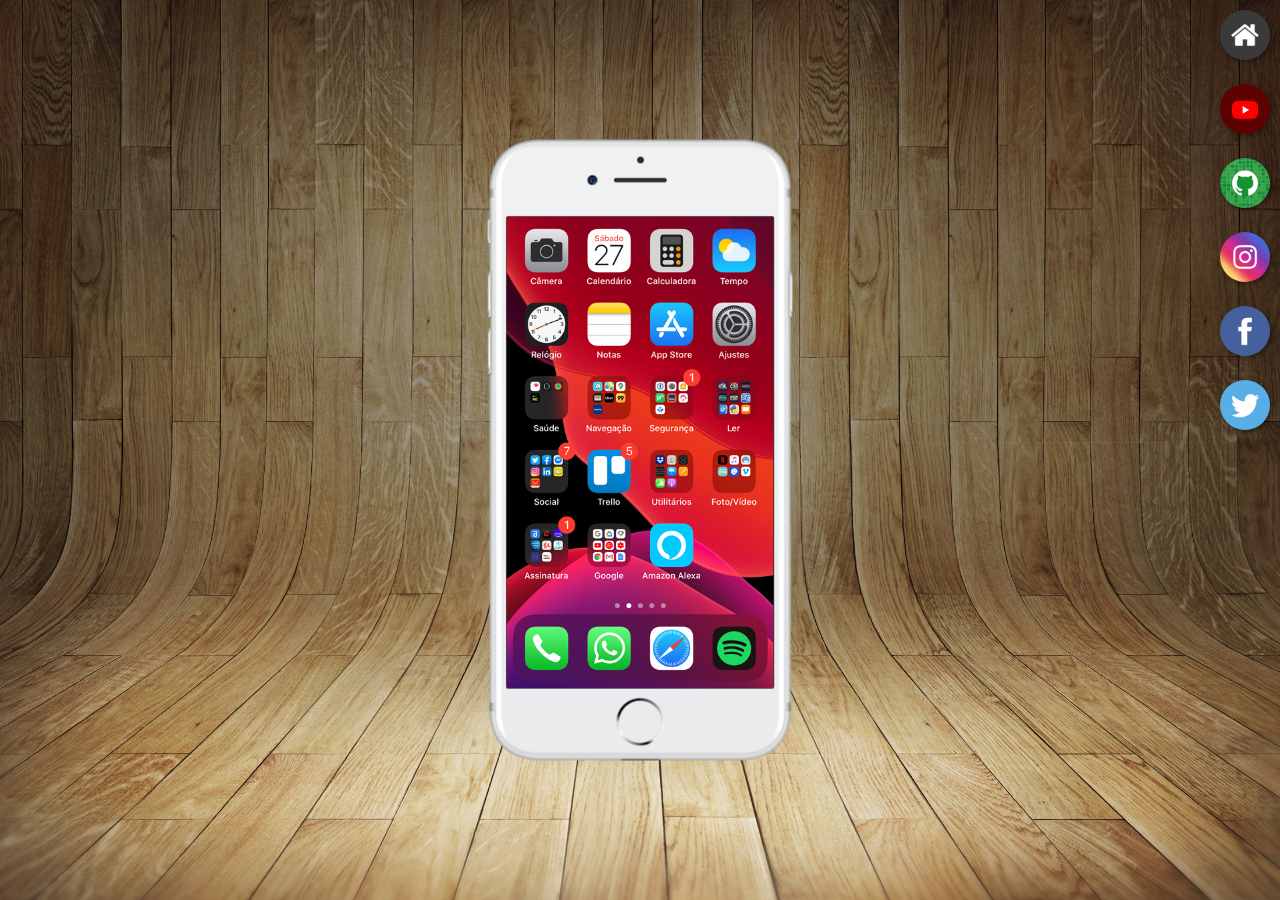
<file: index.html>
<!DOCTYPE html>
<html lang="pt">
<head>
    <meta charset="UTF-8">
    <meta http-equiv="X-UA-Compatible" content="IE=edge">
    <meta name="viewport" content="width=device-width, initial-scale=1.0">
    <link rel="shortcut icon" href="favicon.ico" type="image/x-icon">
    <title>Redes Sociais</title>
    <link rel="stylesheet" href="estilos/style.css">
</head>
<body>
    <main>
        <section id="telefone">
            <iframe name="tela" id="tela" src="home.html" frameborder="0">
                Seu Navegador não é compatível com isso.
            </iframe>
        </section>
        <section id="redes-sociais">
            <a href="home.html" target="tela"><img src="imagens/logo-home.jpg" alt="Home"></a><br>
            <a href="youtube.html" target="tela"><img src="imagens/logo-youtube.jpg" alt="YouTube"> </a><br>
            <a href="github.html" target="tela"><img src="imagens/logo-github.jpg" alt="GitHub"></a><br>
            <a href="instagram.html" target="tela"><img src="imagens/logo-instagram.jpg" alt="Instagram"></a><br>
            <a href="facebook.html" target="tela"><img src="imagens/logo-facebook.jpg" alt="Facebook"></a><br>
            <a href="twitter.html" target="tela"><img src="imagens/logo-twitter.jpg" alt="Twitter"></a>
        </section>
    </main>
</body>
</html>
</file>
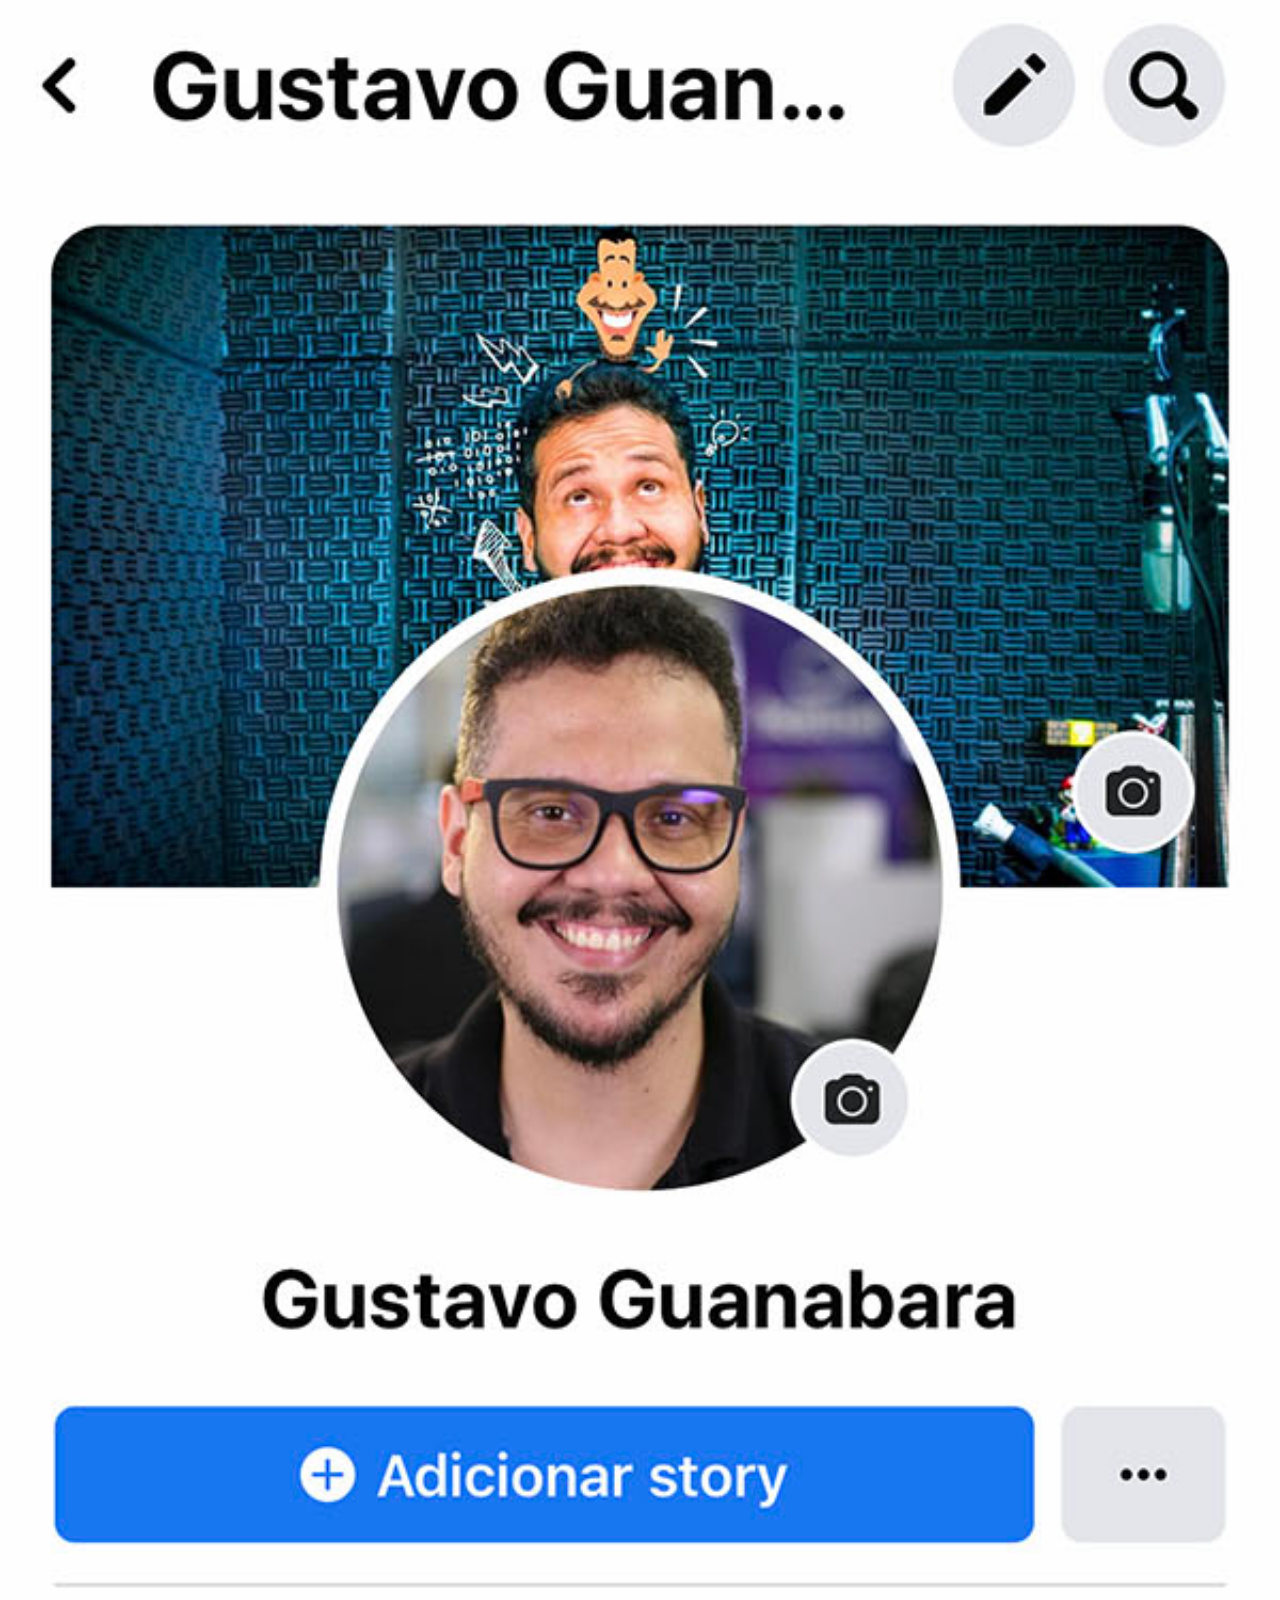
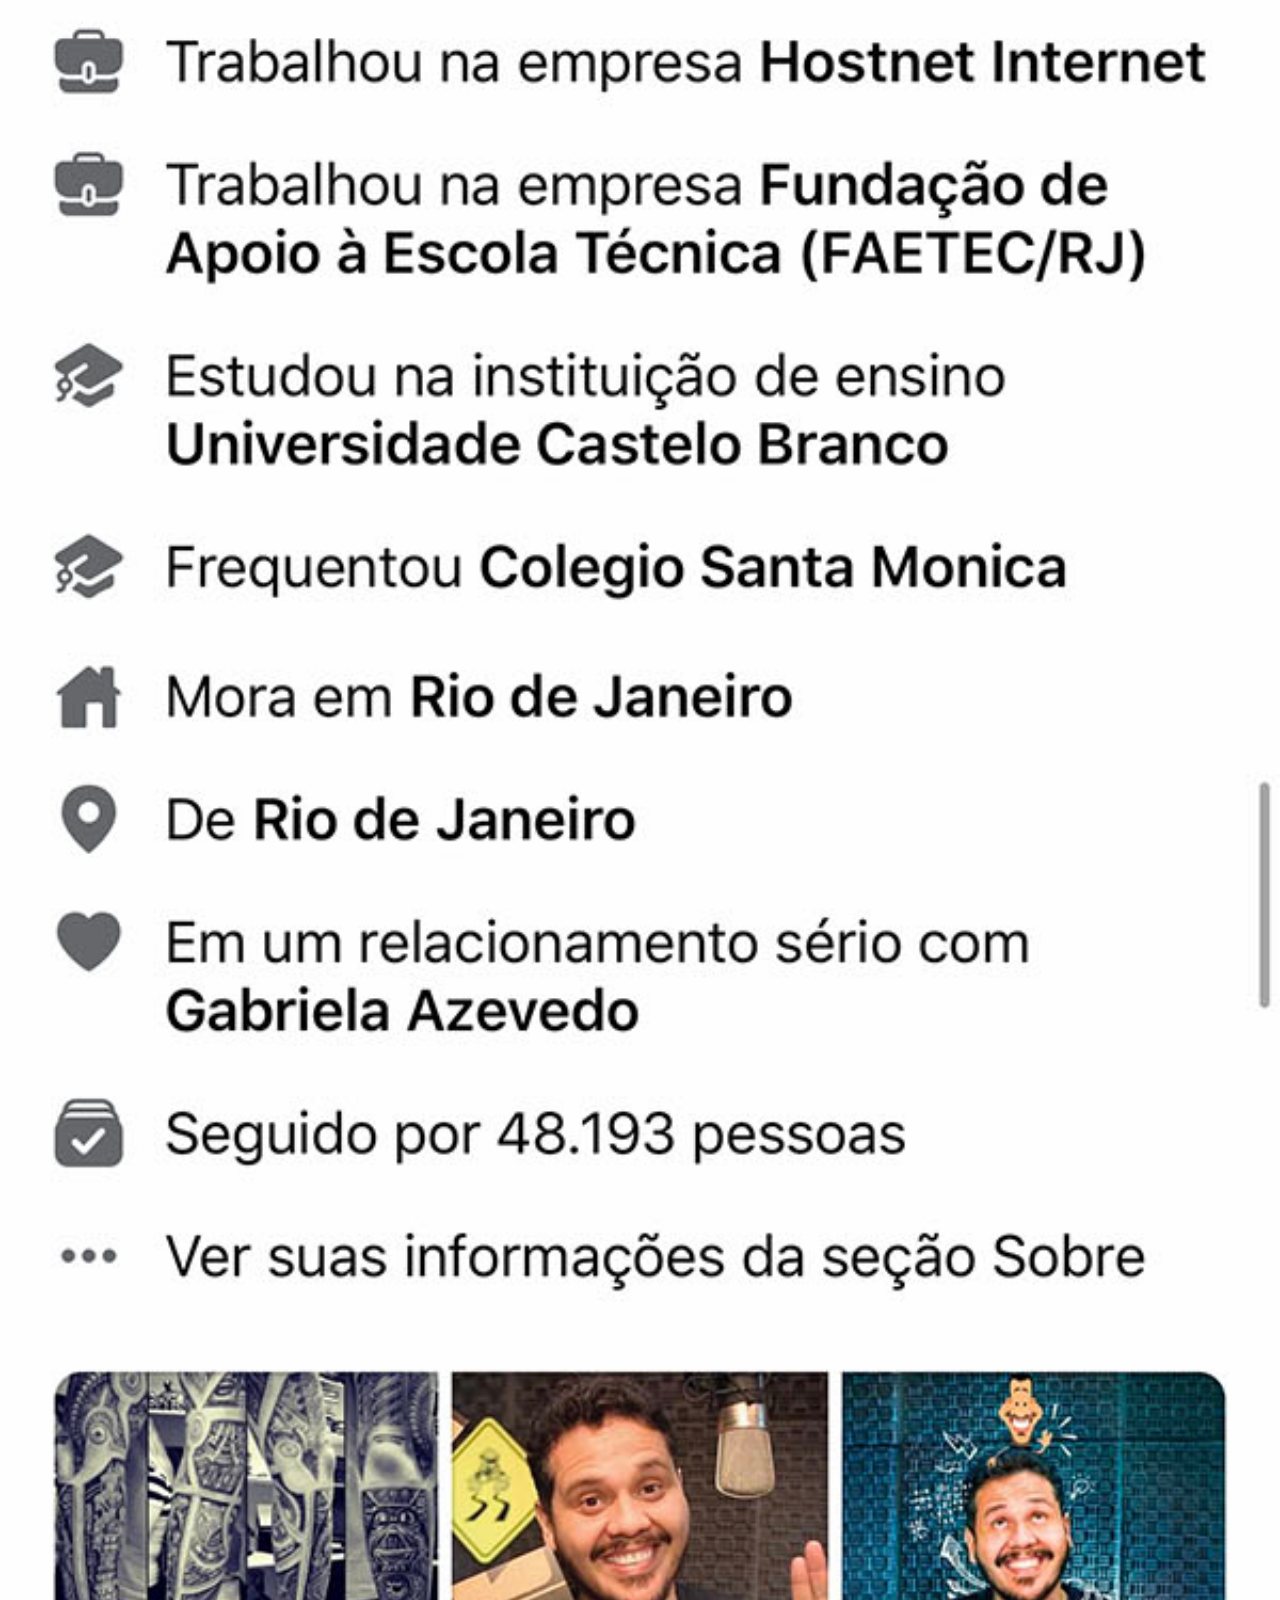
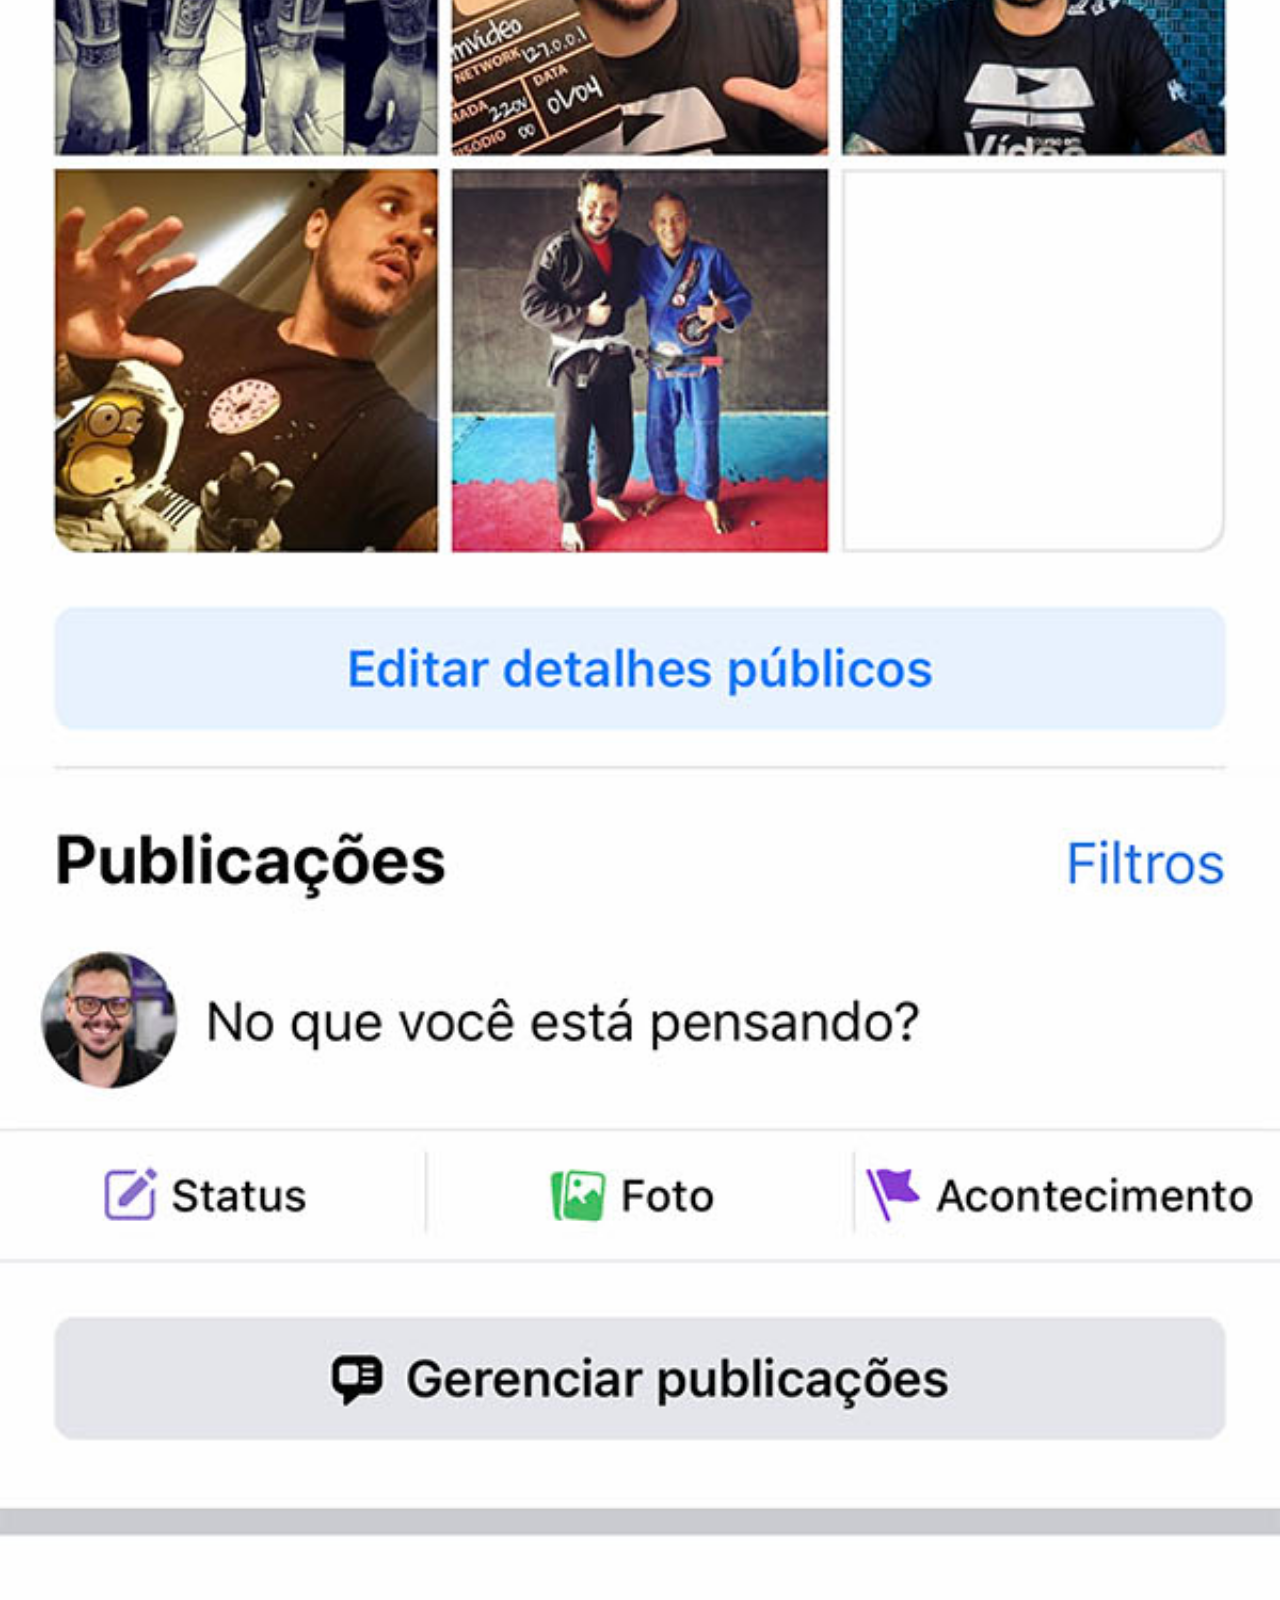
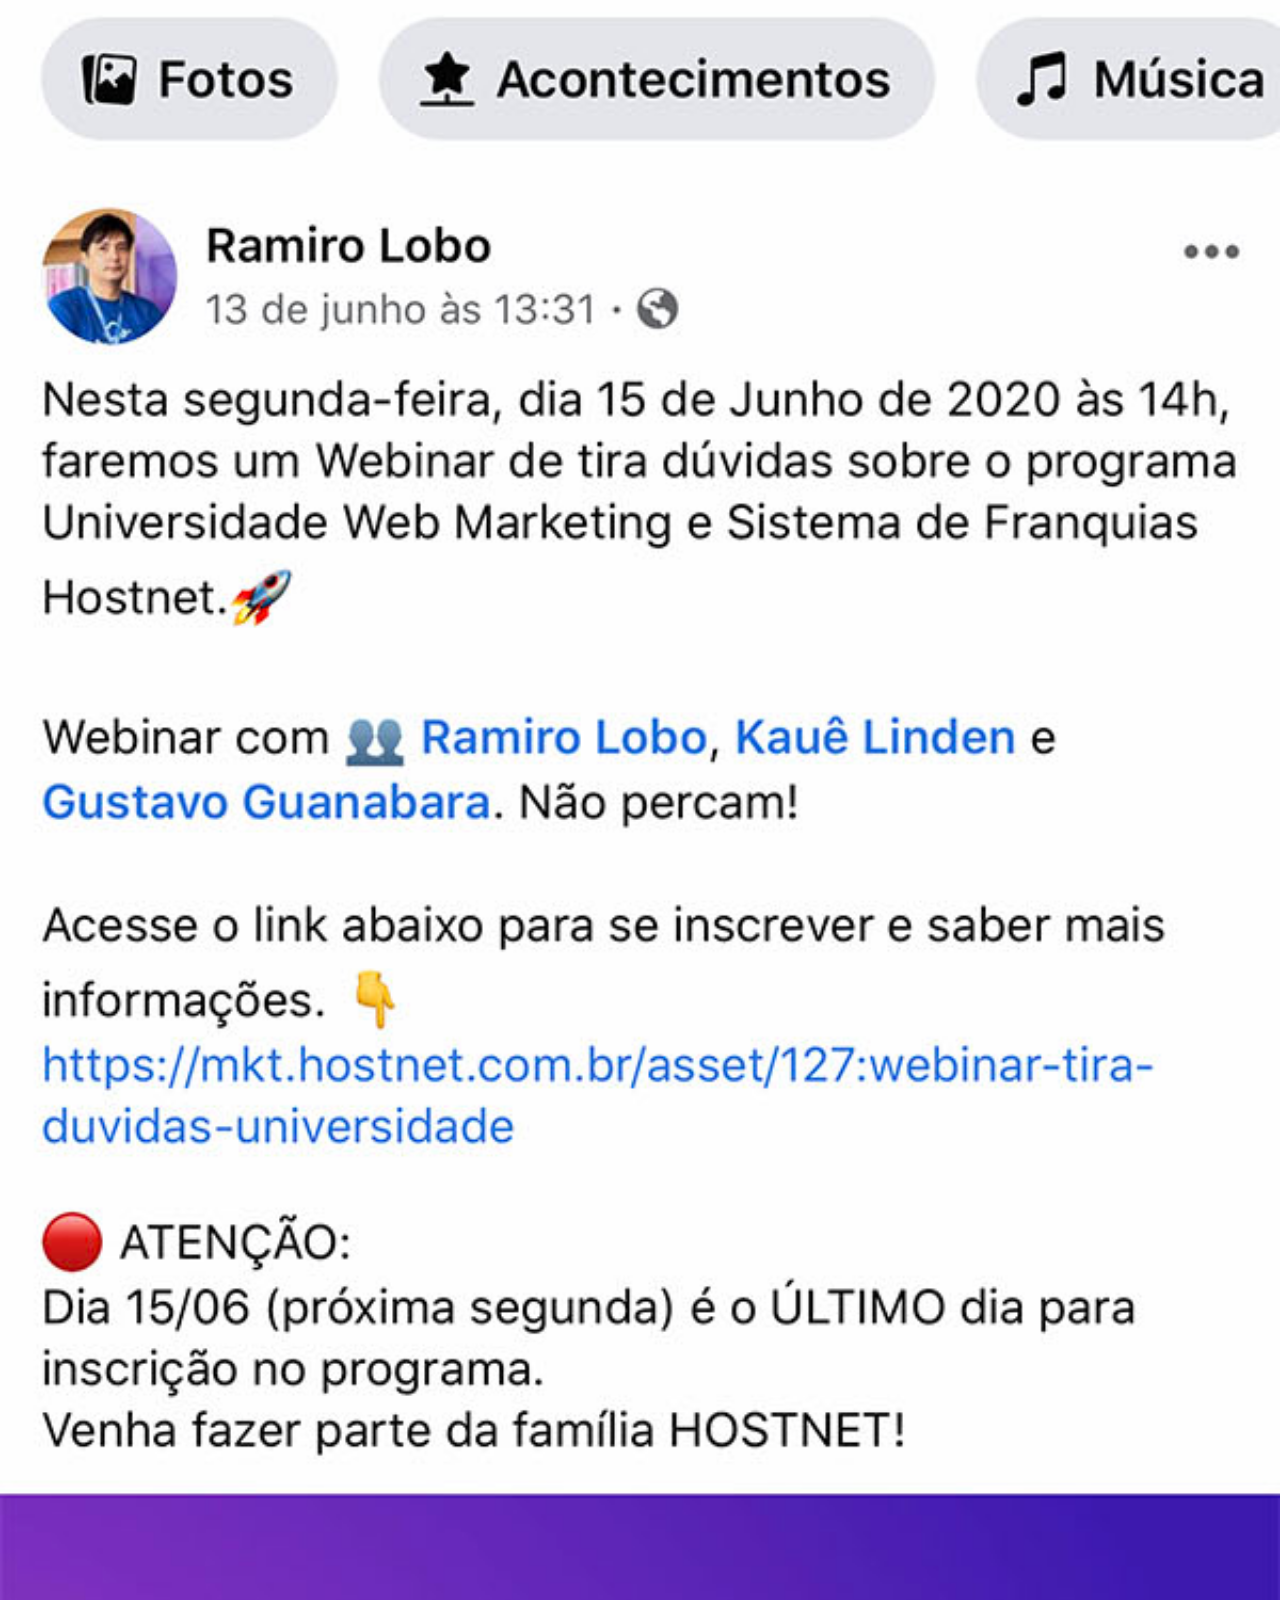
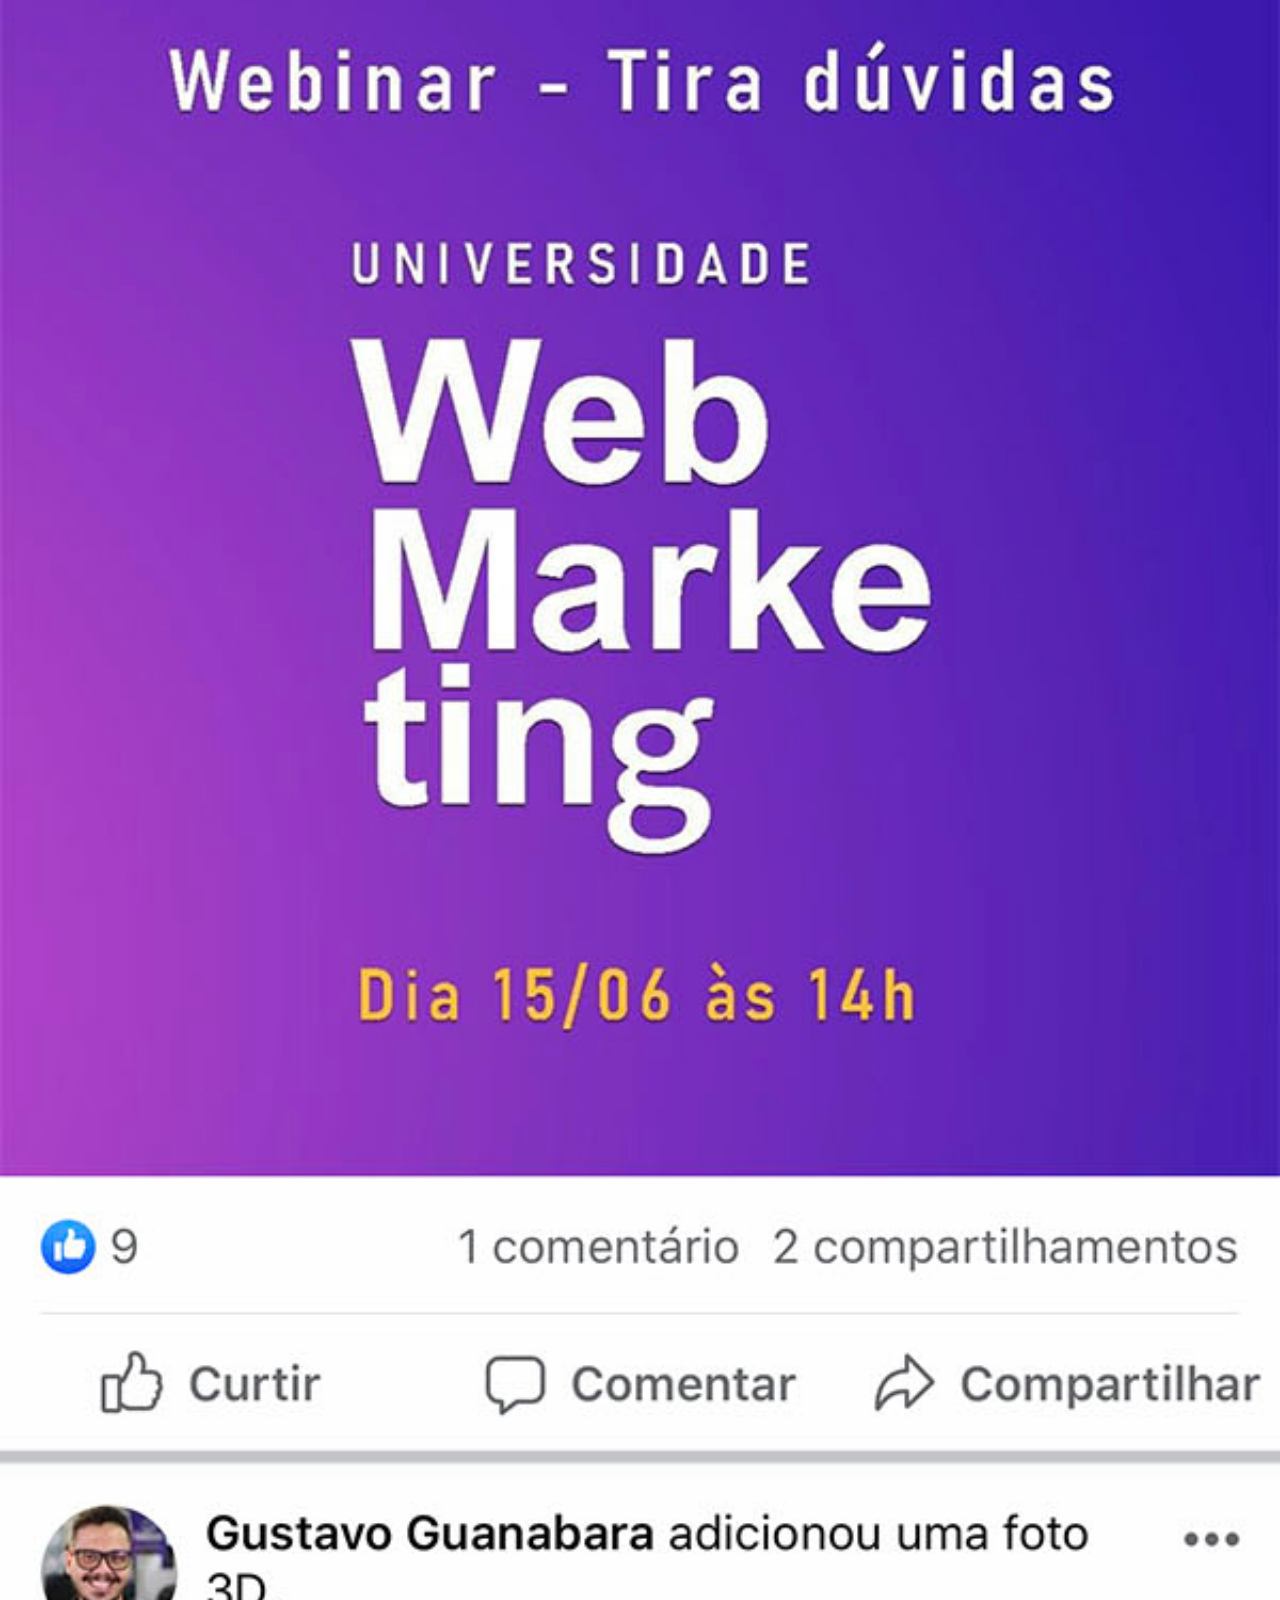
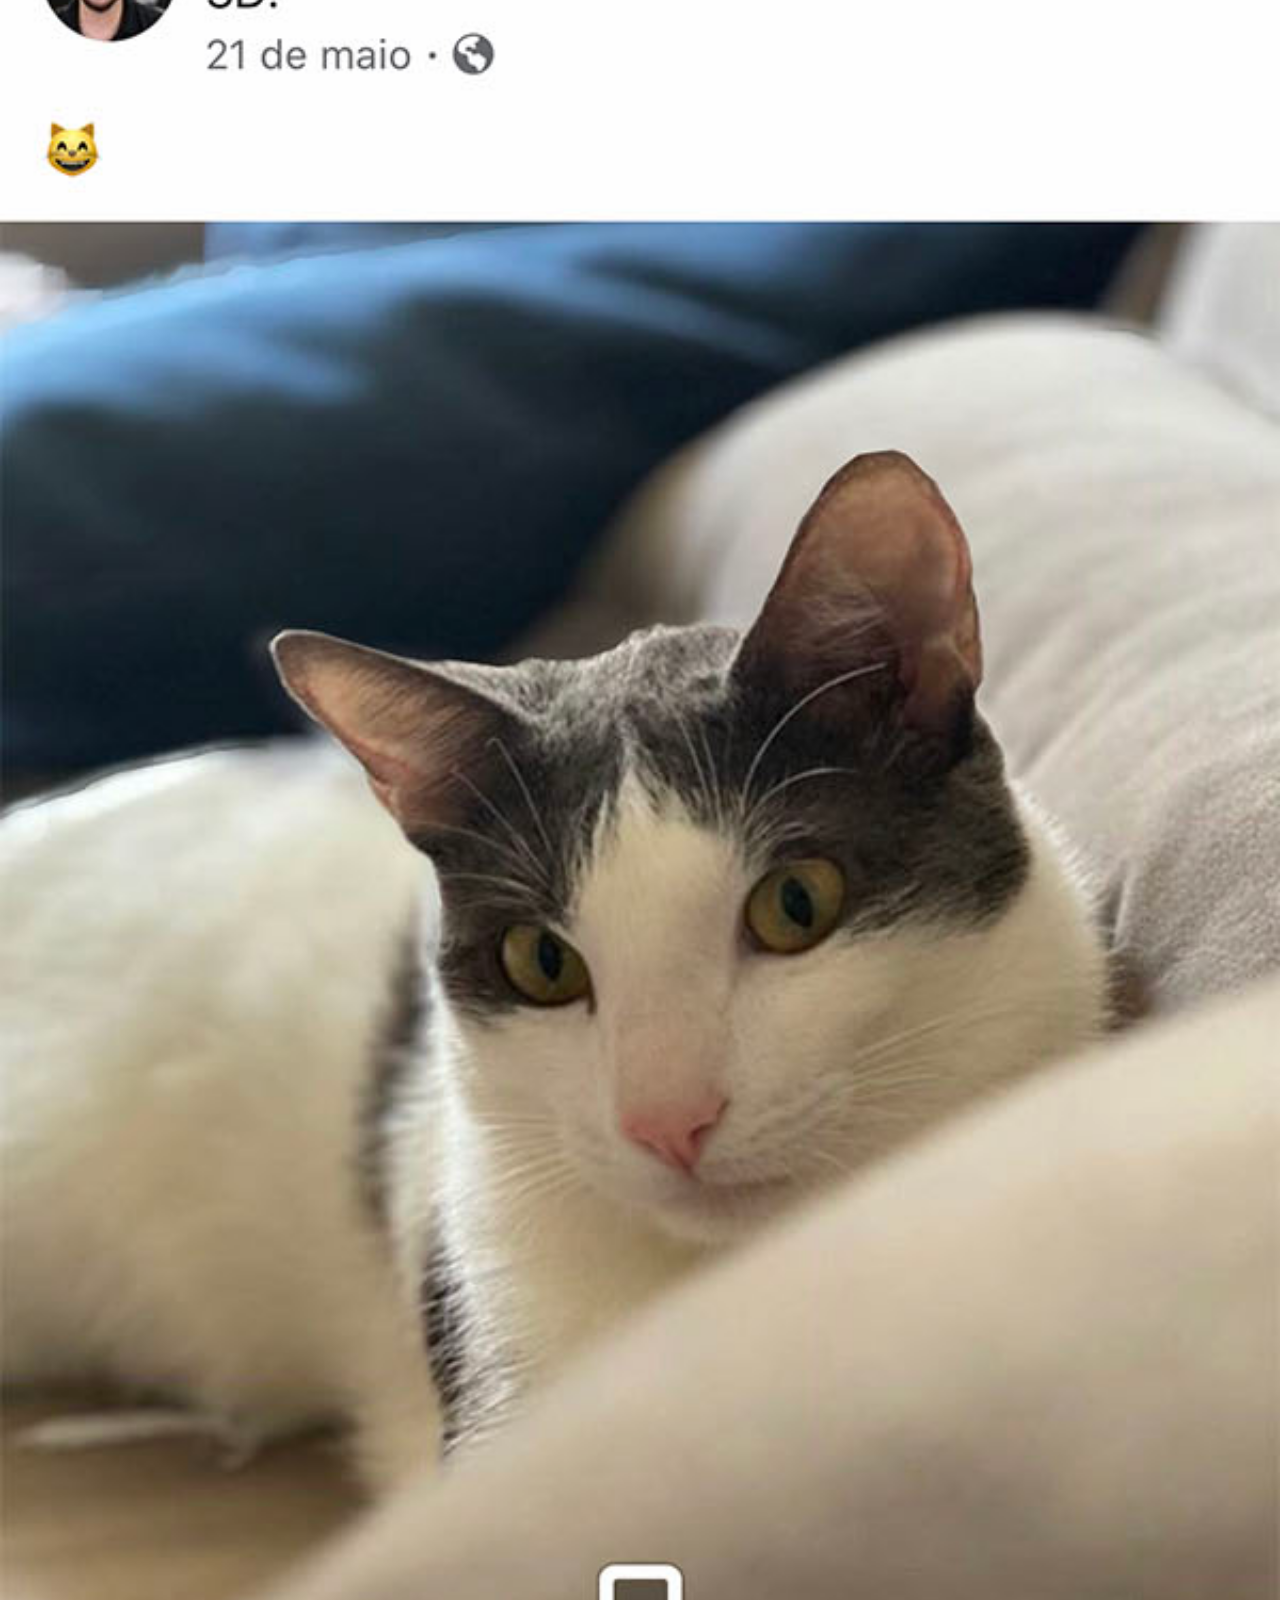
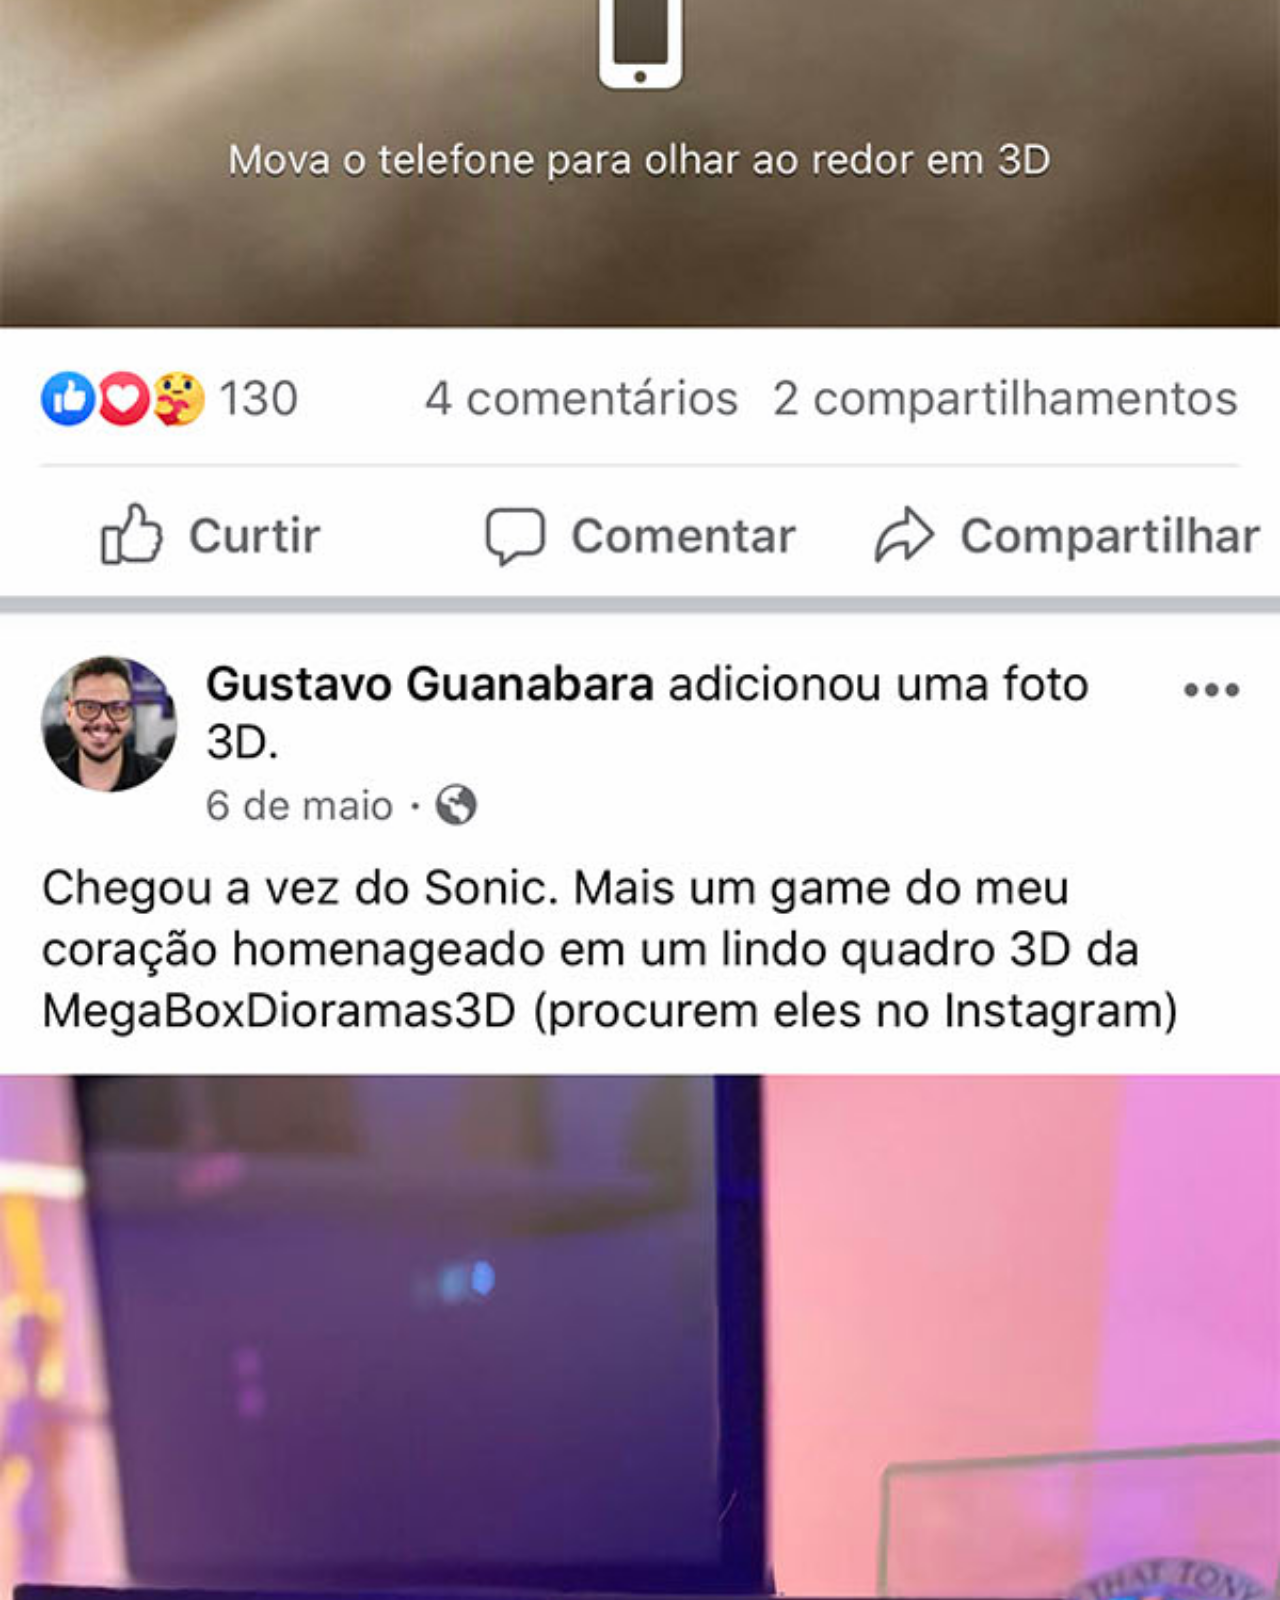
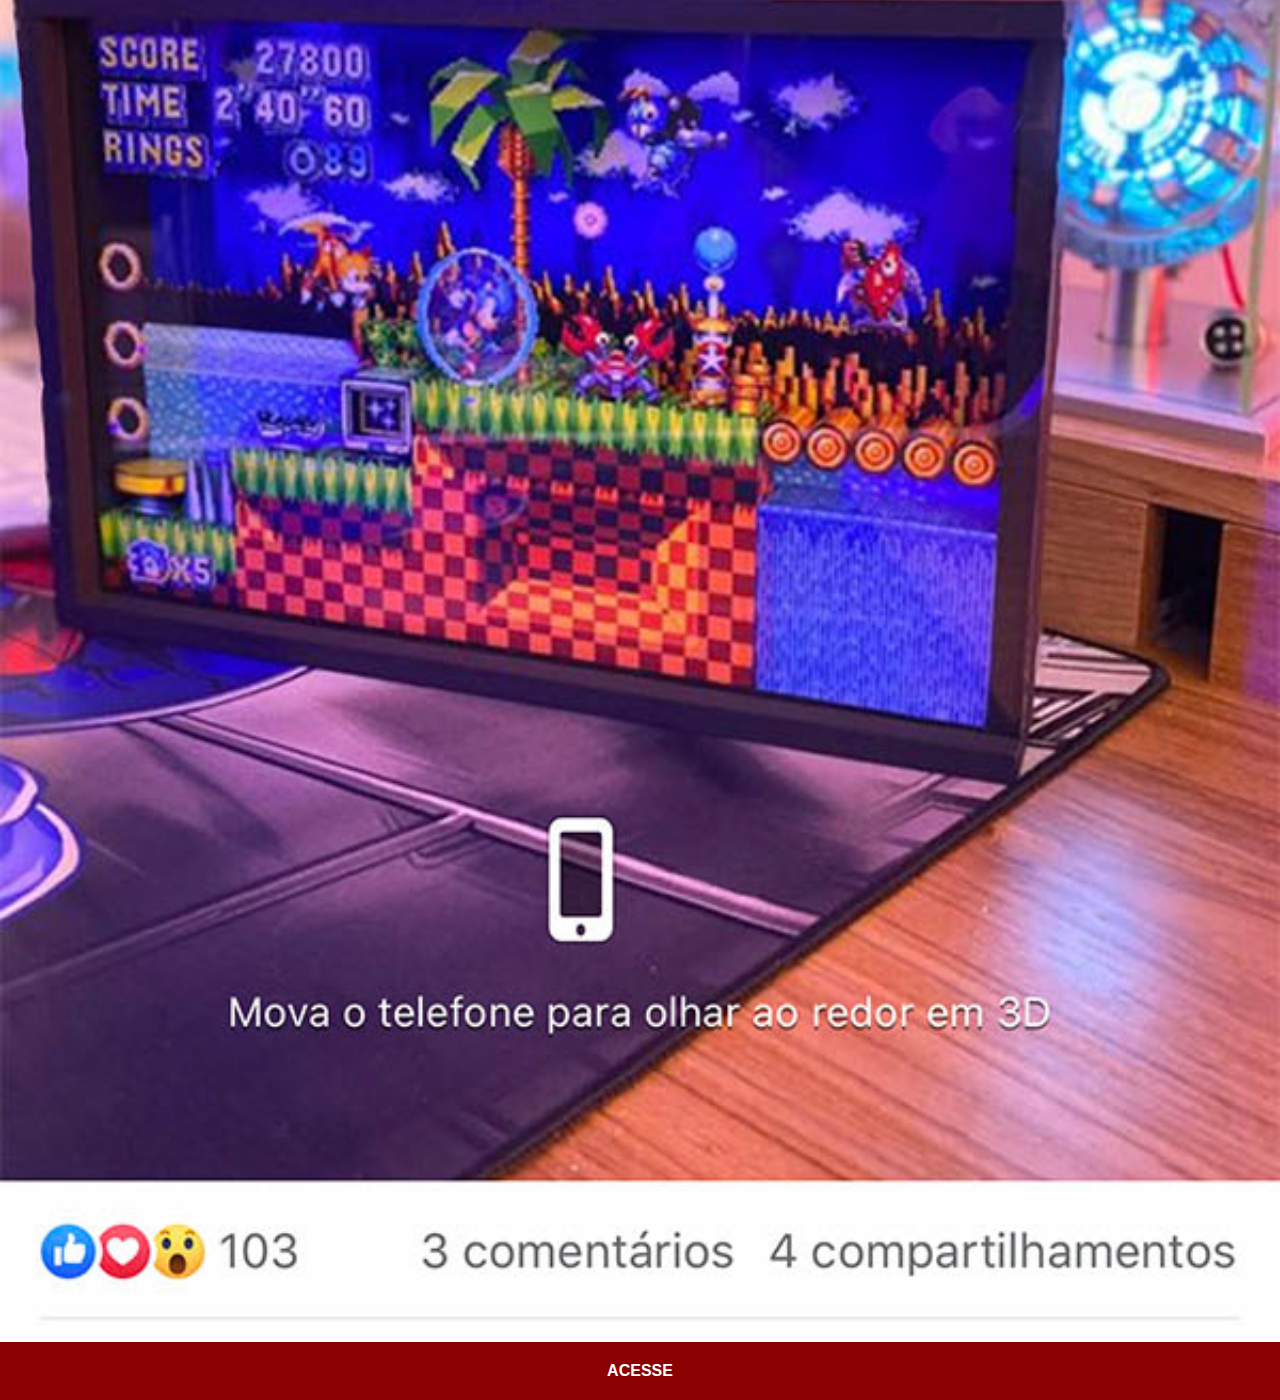
<file: facebook.html>
<!DOCTYPE html>
<html lang="pt">
<head>
    <meta charset="UTF-8">
    <meta http-equiv="X-UA-Compatible" content="IE=edge">
    <meta name="viewport" content="width=device-width, initial-scale=1.0">
    <title>Facebook</title>
    <link rel="stylesheet" href="estilos/social.css">
</head>
<body>
    <img src="imagens/tela-facebook.jpg" alt="Facebook"><a href="https://www.facebook.com/gustavoguanabara" target="_blank">ACESSE</a>
</body>
</html>
</file>
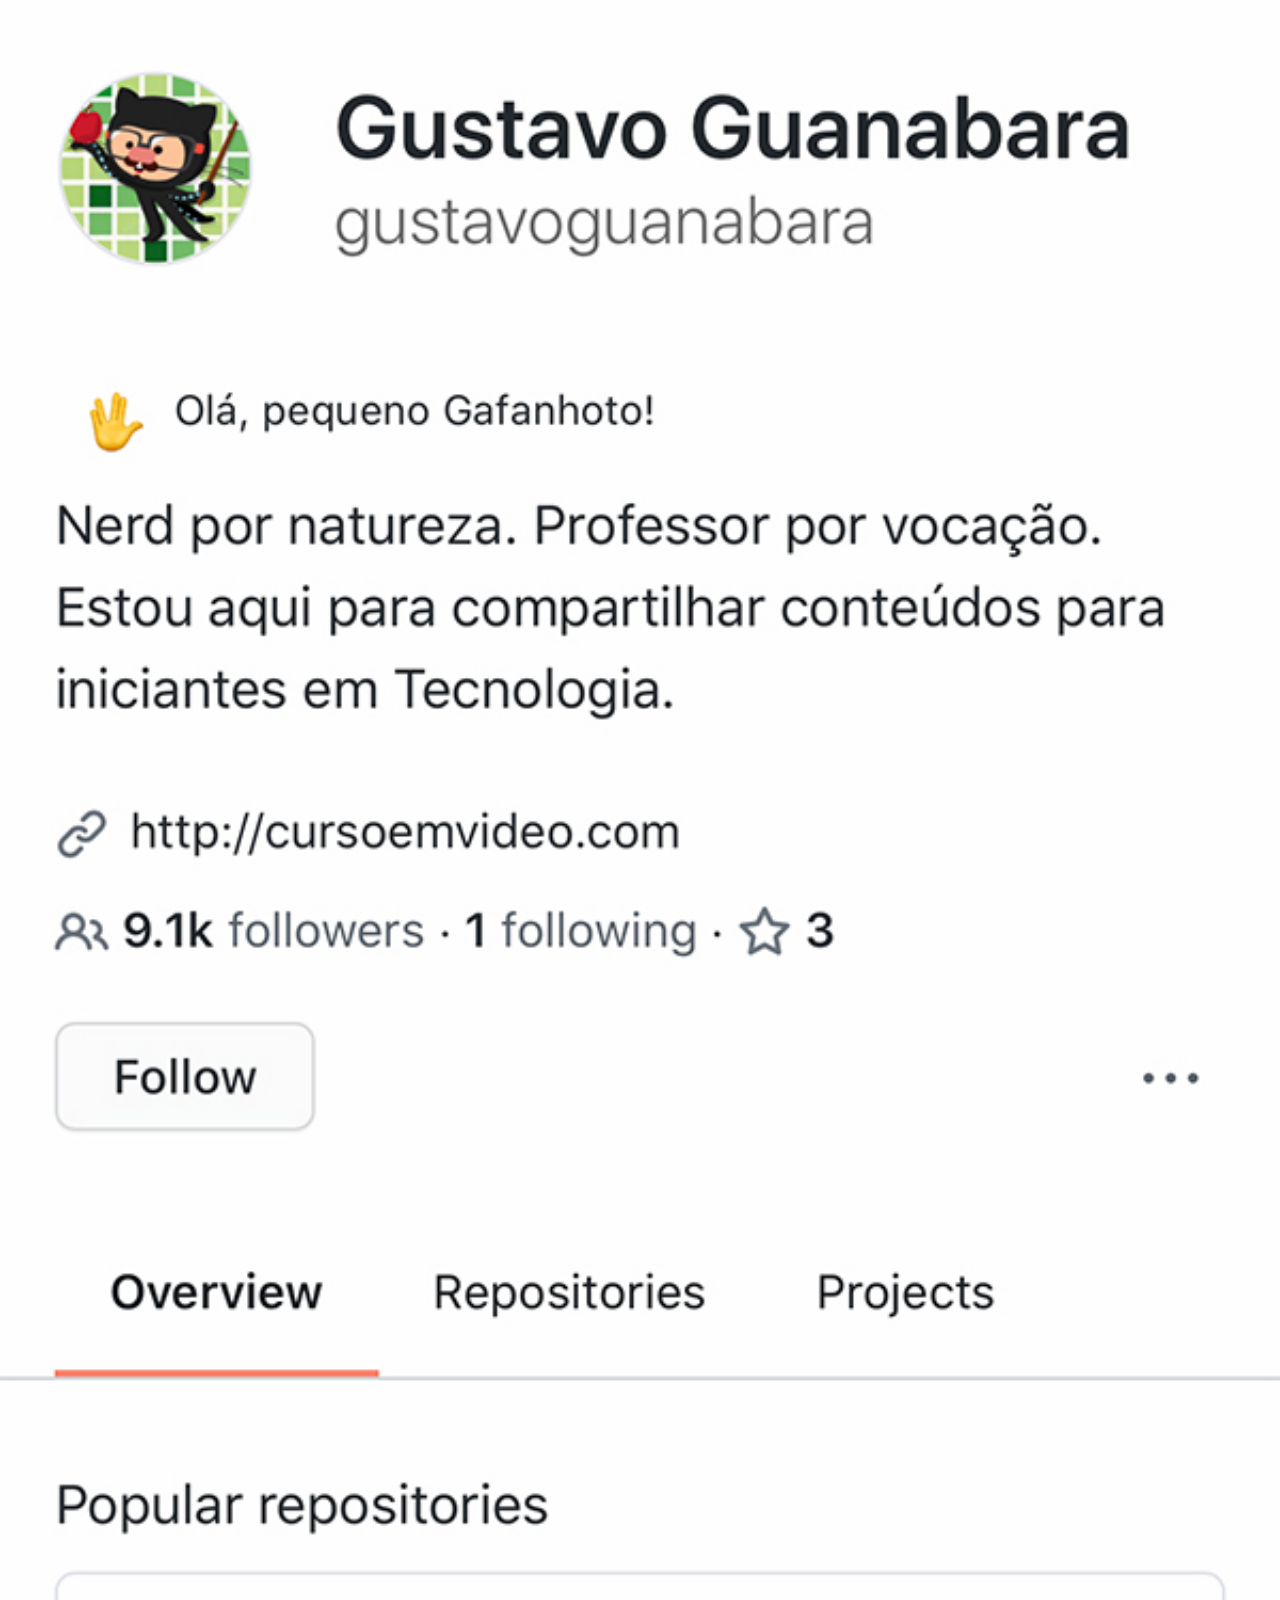
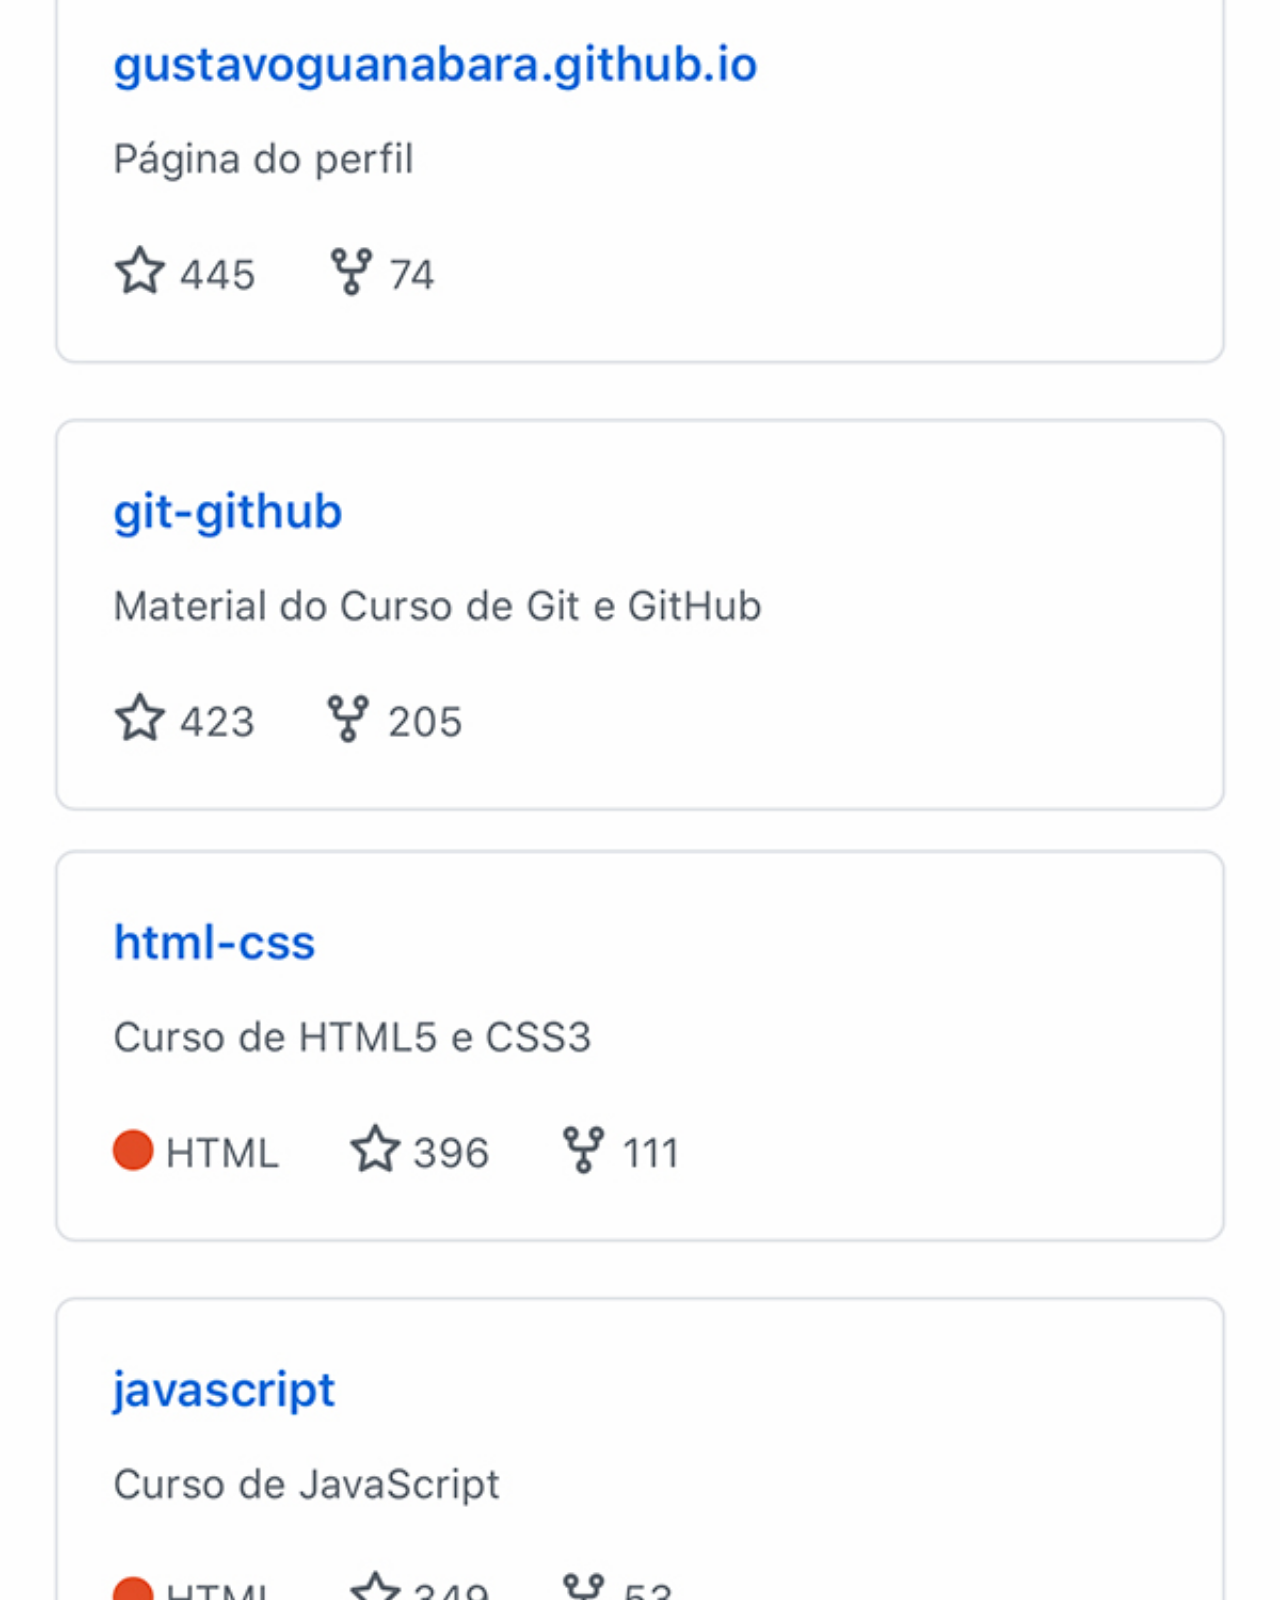
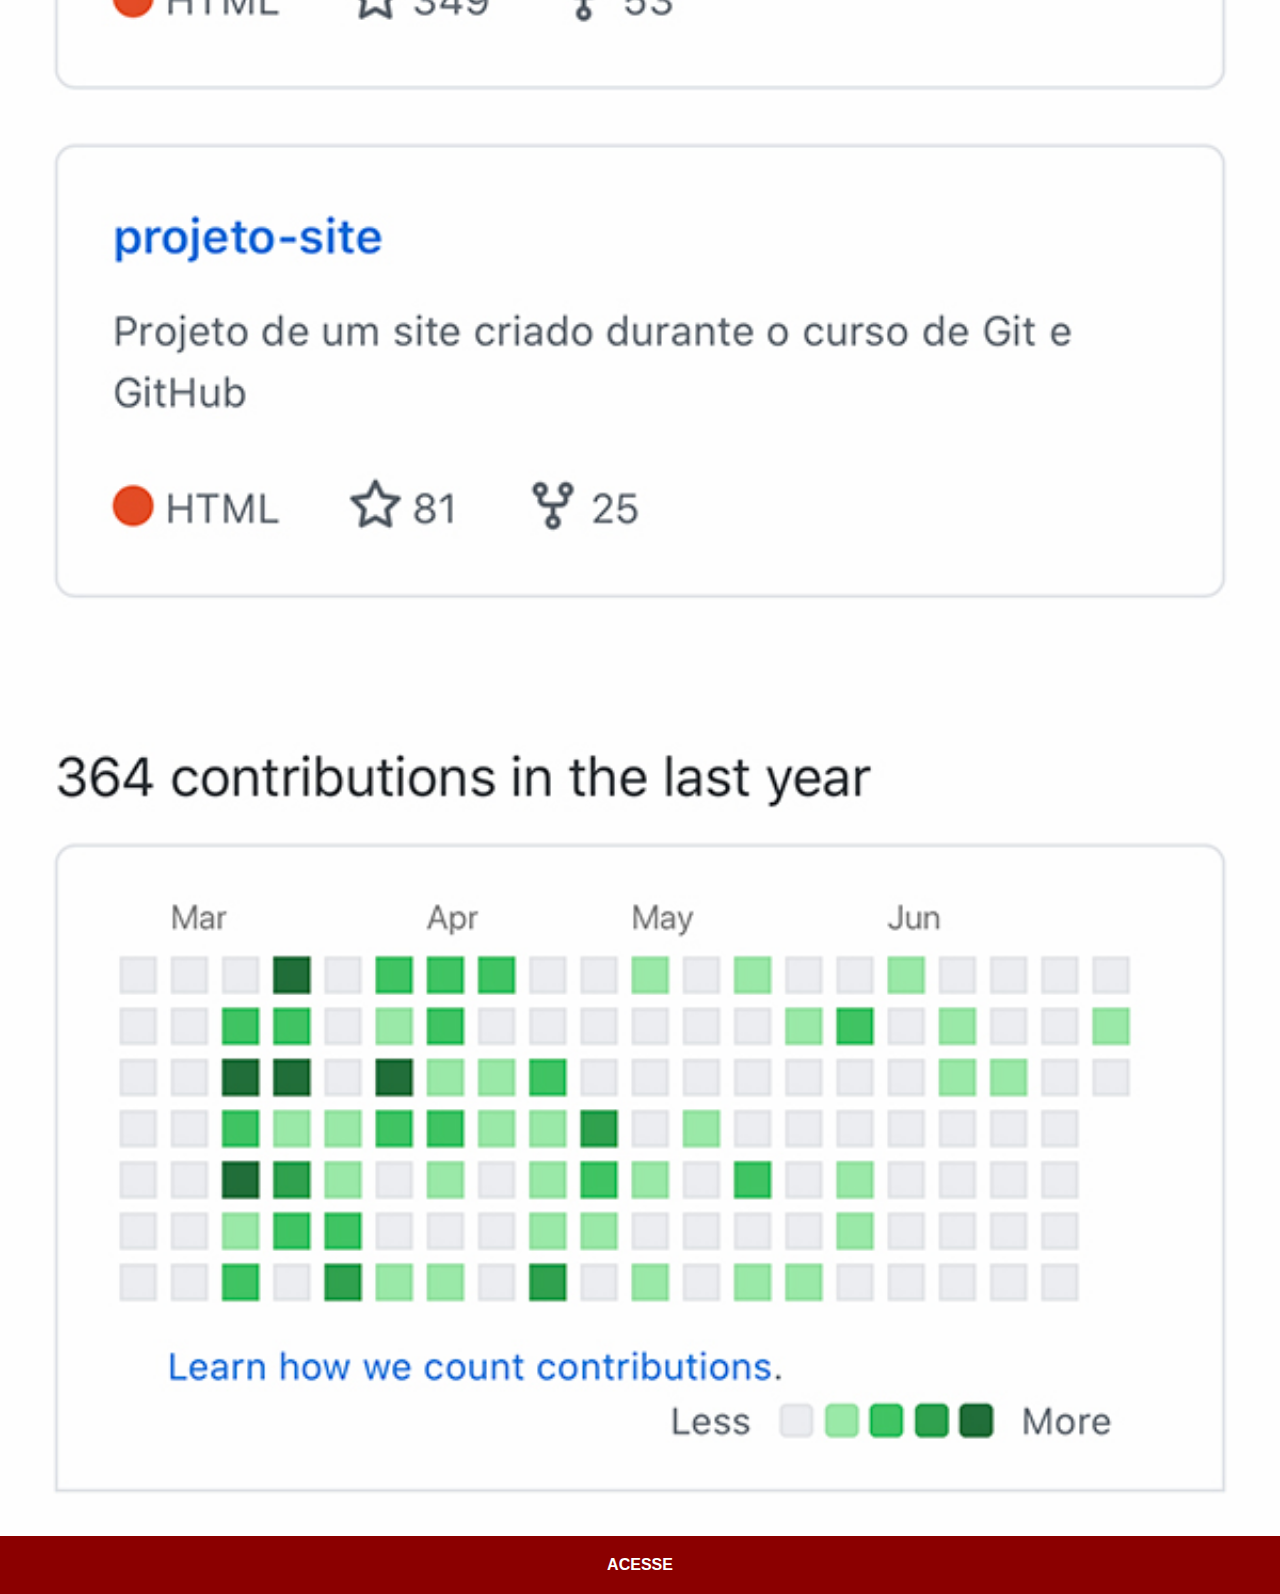
<file: github.html>
<!DOCTYPE html>
<html lang="pt">
<head>
    <meta charset="UTF-8">
    <meta http-equiv="X-UA-Compatible" content="IE=edge">
    <meta name="viewport" content="width=device-width, initial-scale=1.0">
    <title>GitHub</title>
    <link rel="stylesheet" href="estilos/social.css">
</head>
<body>
    <img src="imagens/tela-github.jpg" alt="GitHub"><a href="https://github.com/gustavoguanabara"
        target="_blank">ACESSE</a>
</body>
</html>
</file>
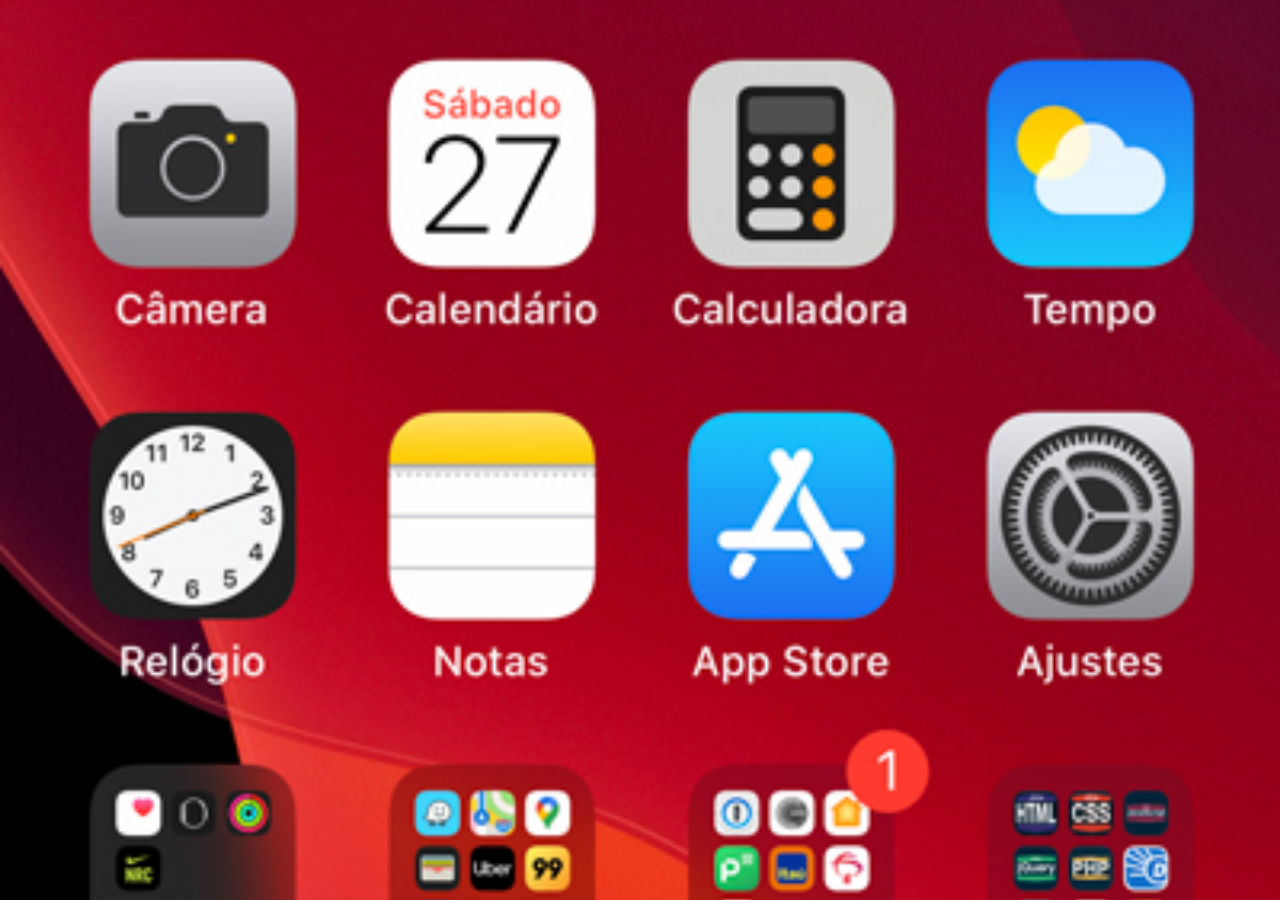
<file: home.html>
<!DOCTYPE html>
<html lang="pt">
<head>
    <meta charset="UTF-8">
    <meta http-equiv="X-UA-Compatible" content="IE=edge">
    <meta name="viewport" content="width=device-width, initial-scale=1.0">
    <title>Home</title>
    <style>
        *{
            margin: 0px;
            padding: 0px;
        }
        body{
            width: 100vw;
            height: 100vh;
            background: black url("imagens/tela-home.jpg") no-repeat top center;
            background-size: cover;
        }
    </style>
</head>
<body>
    
</body>
</html>
</file>
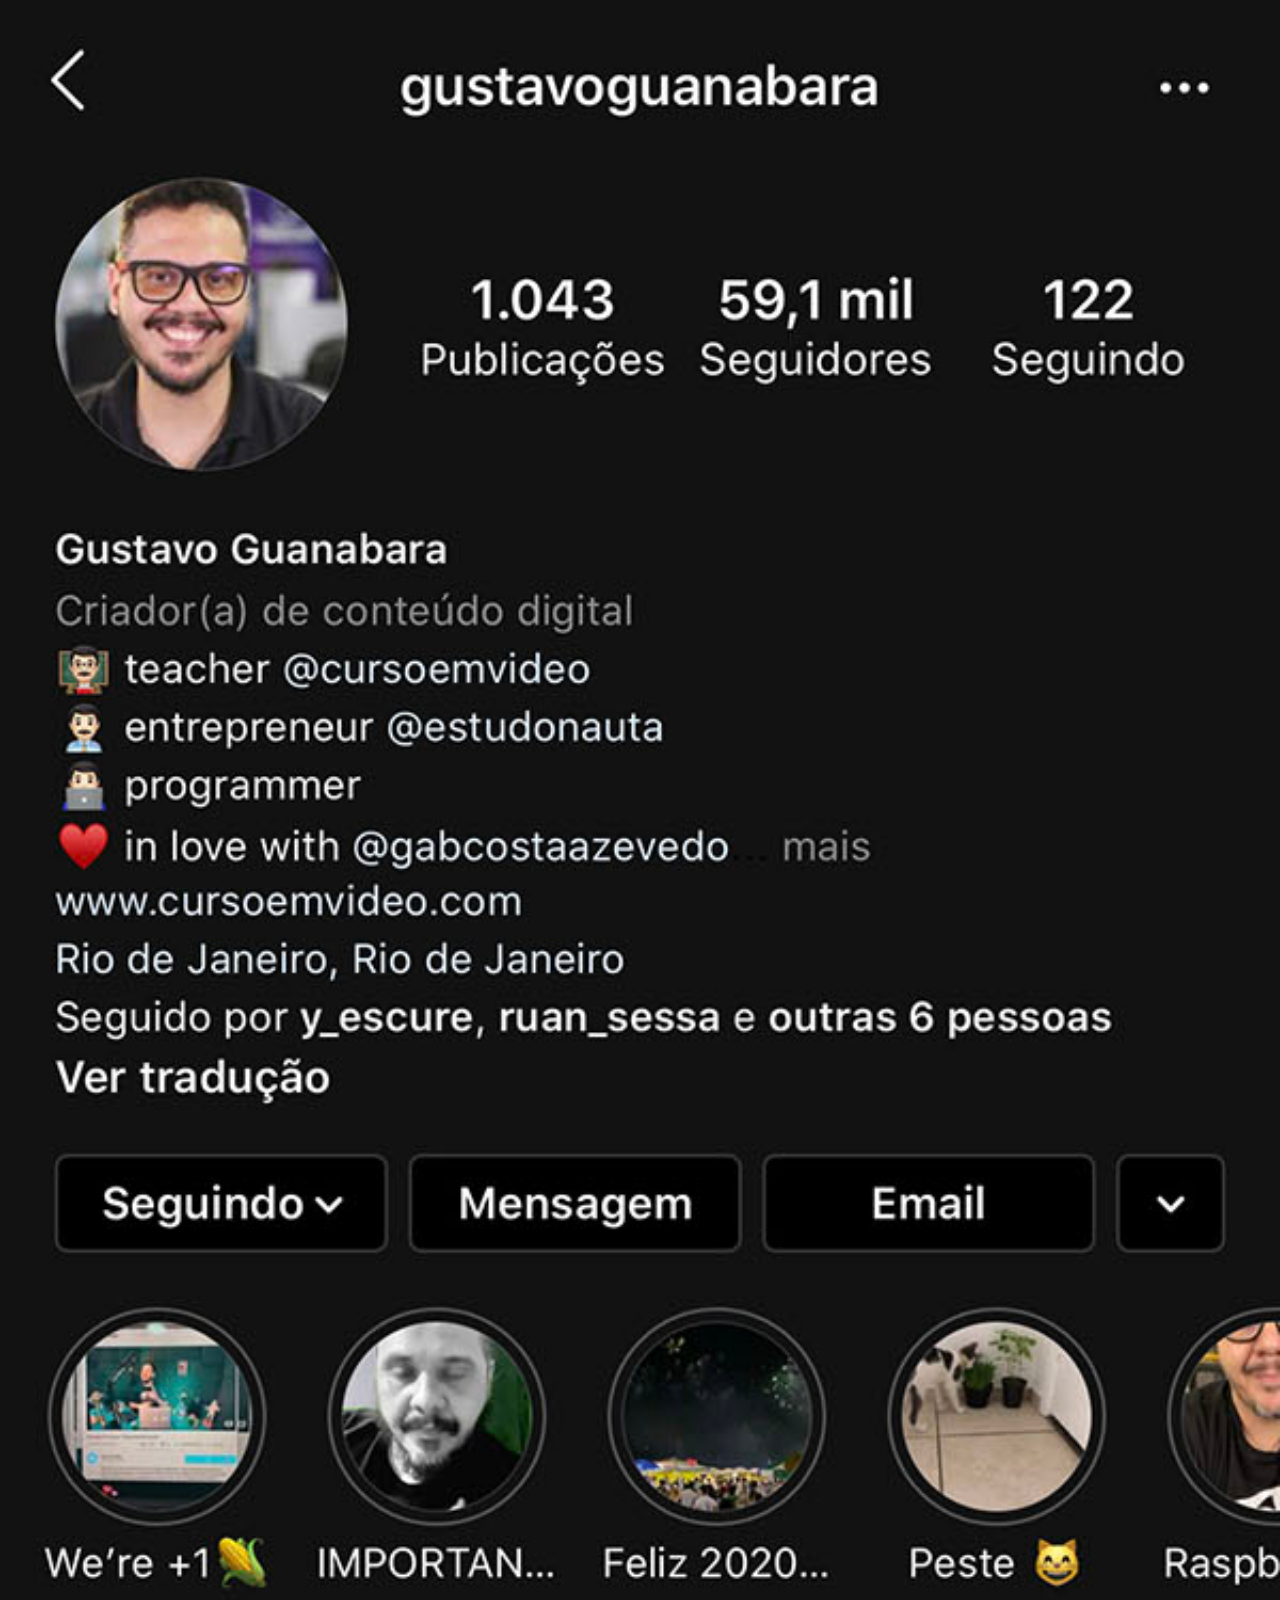
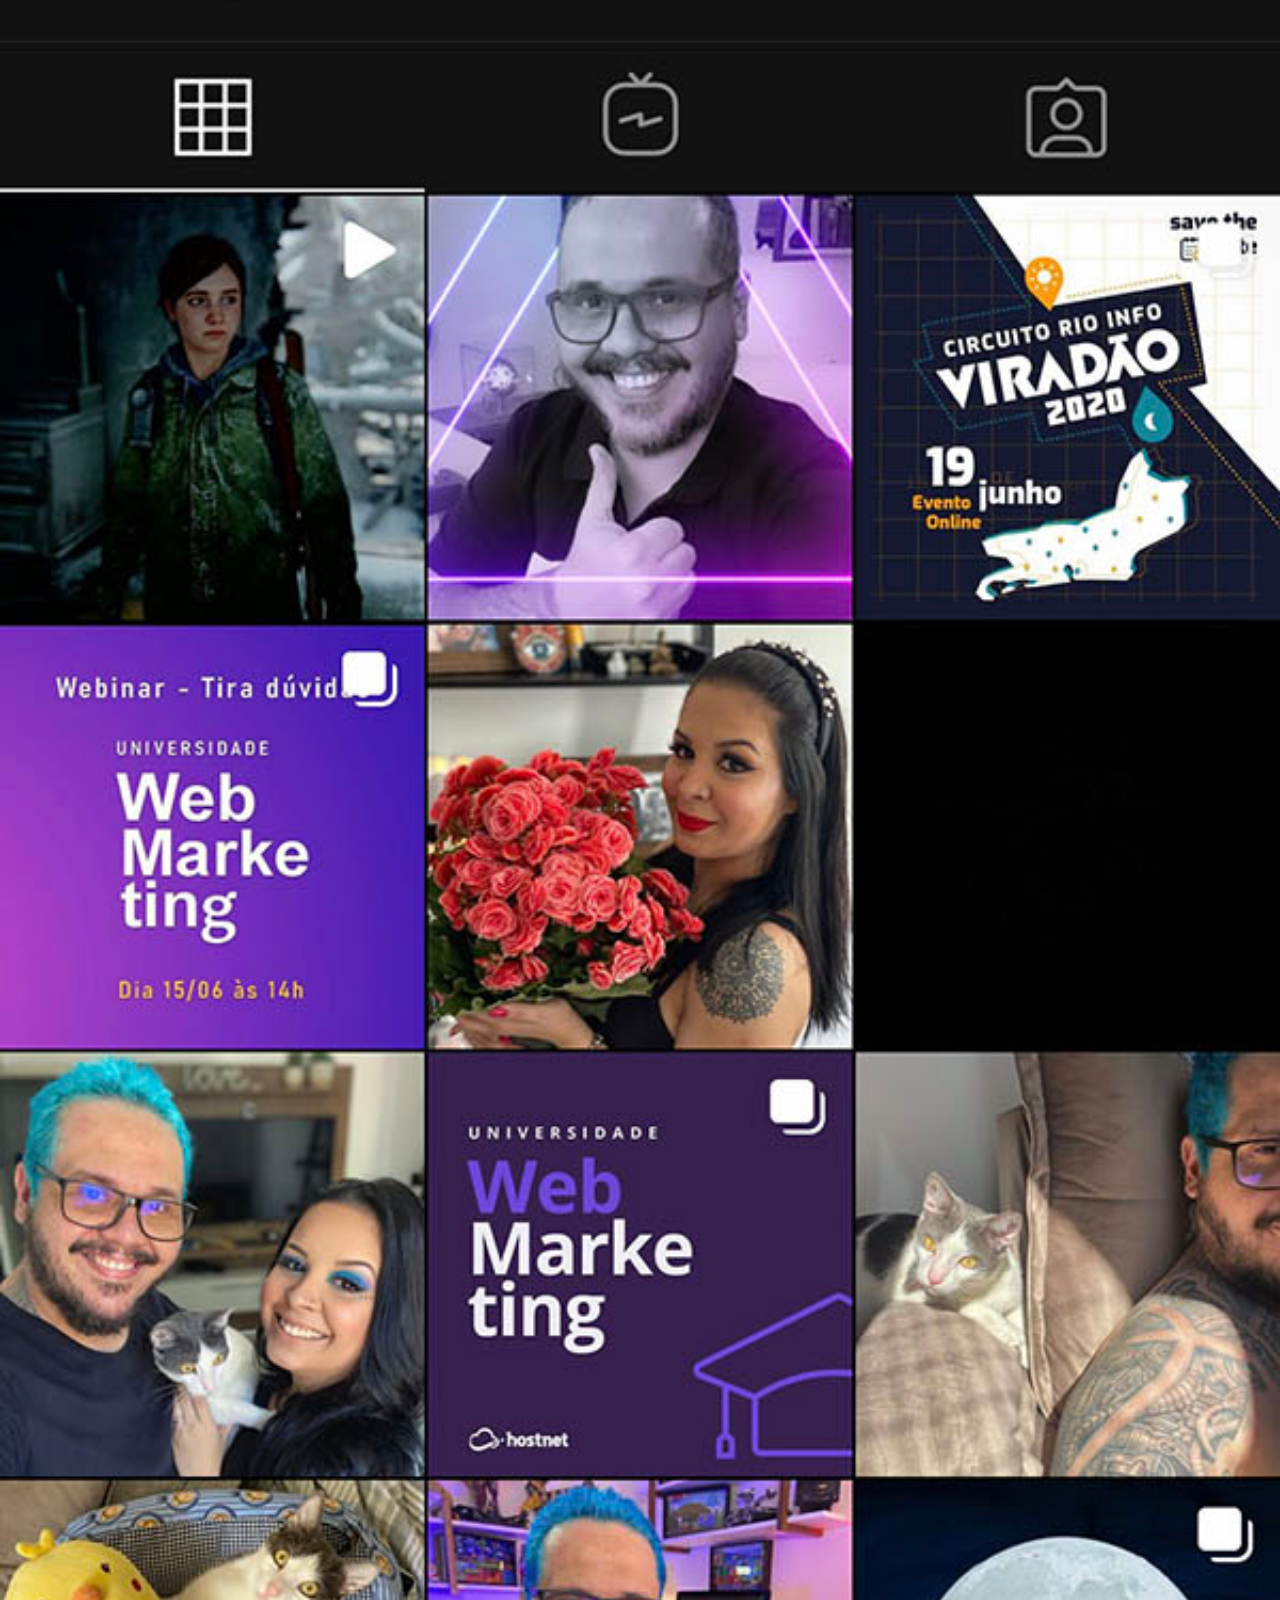
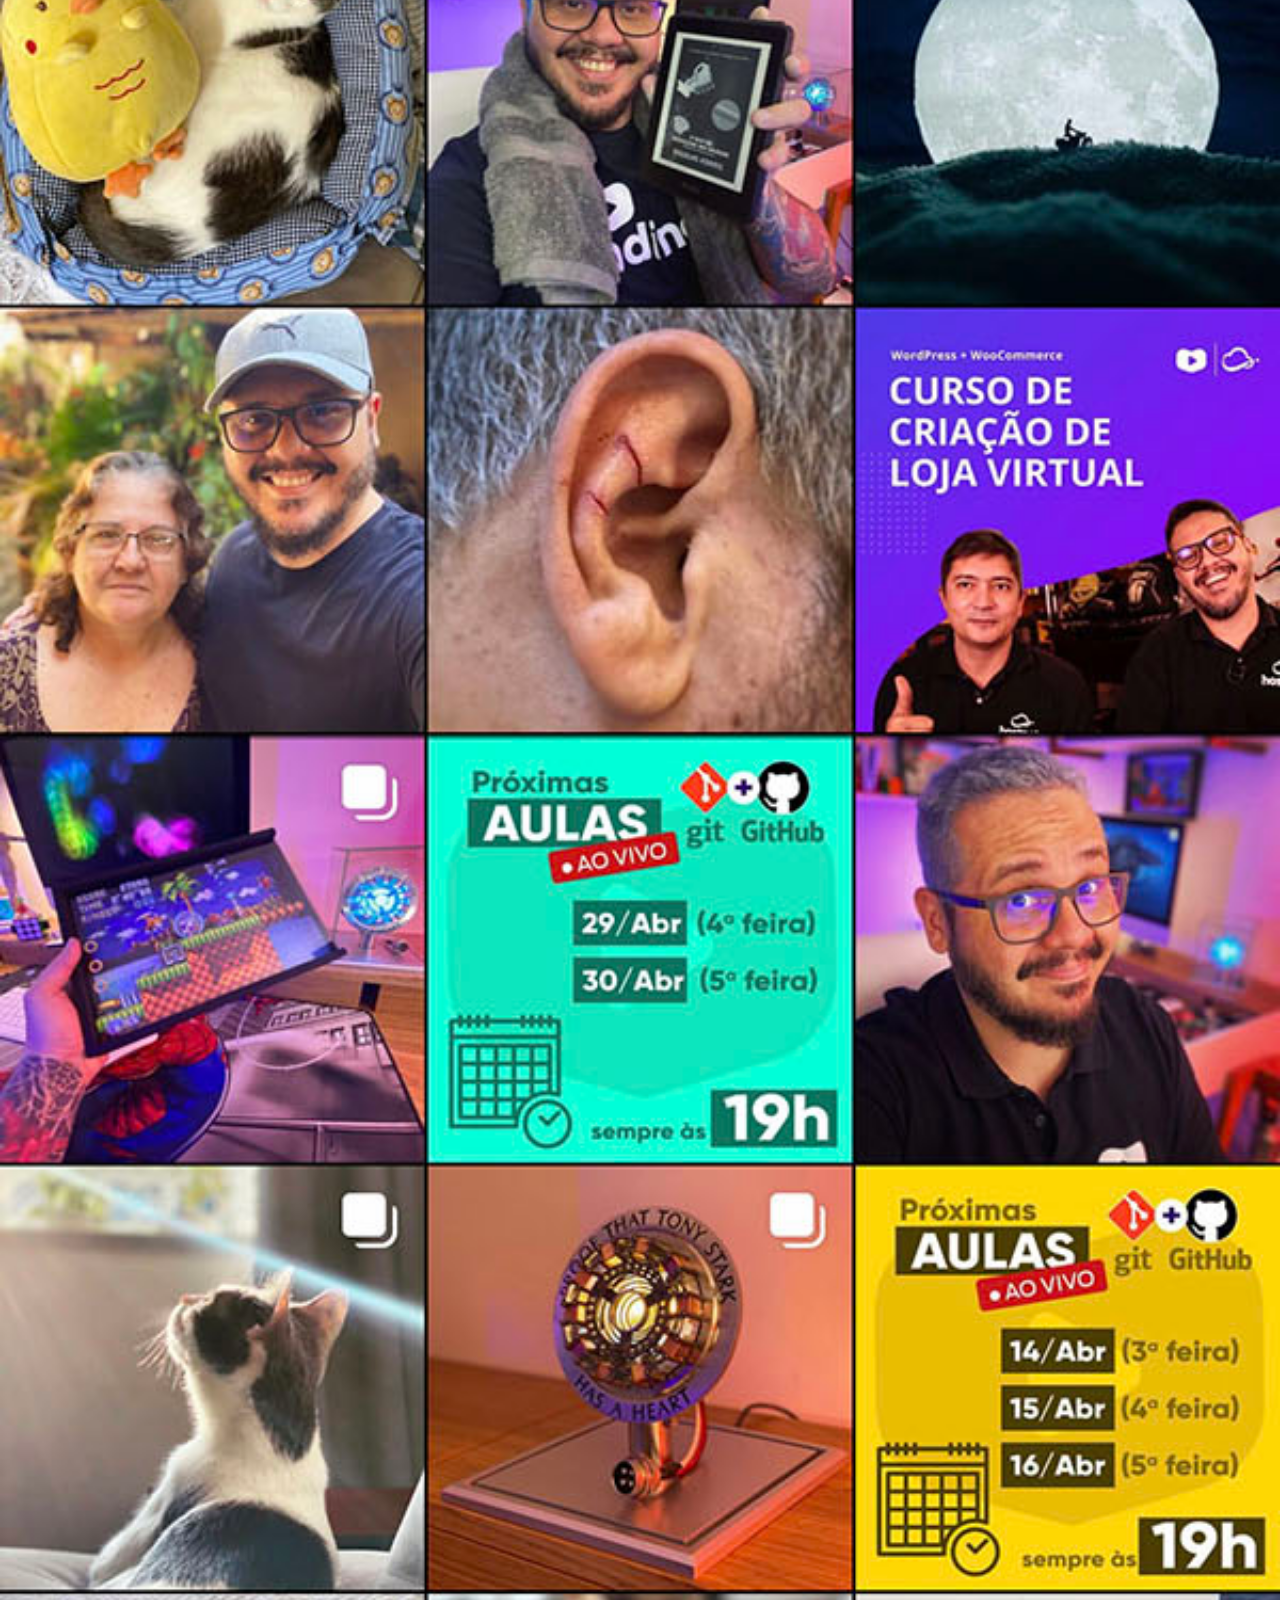
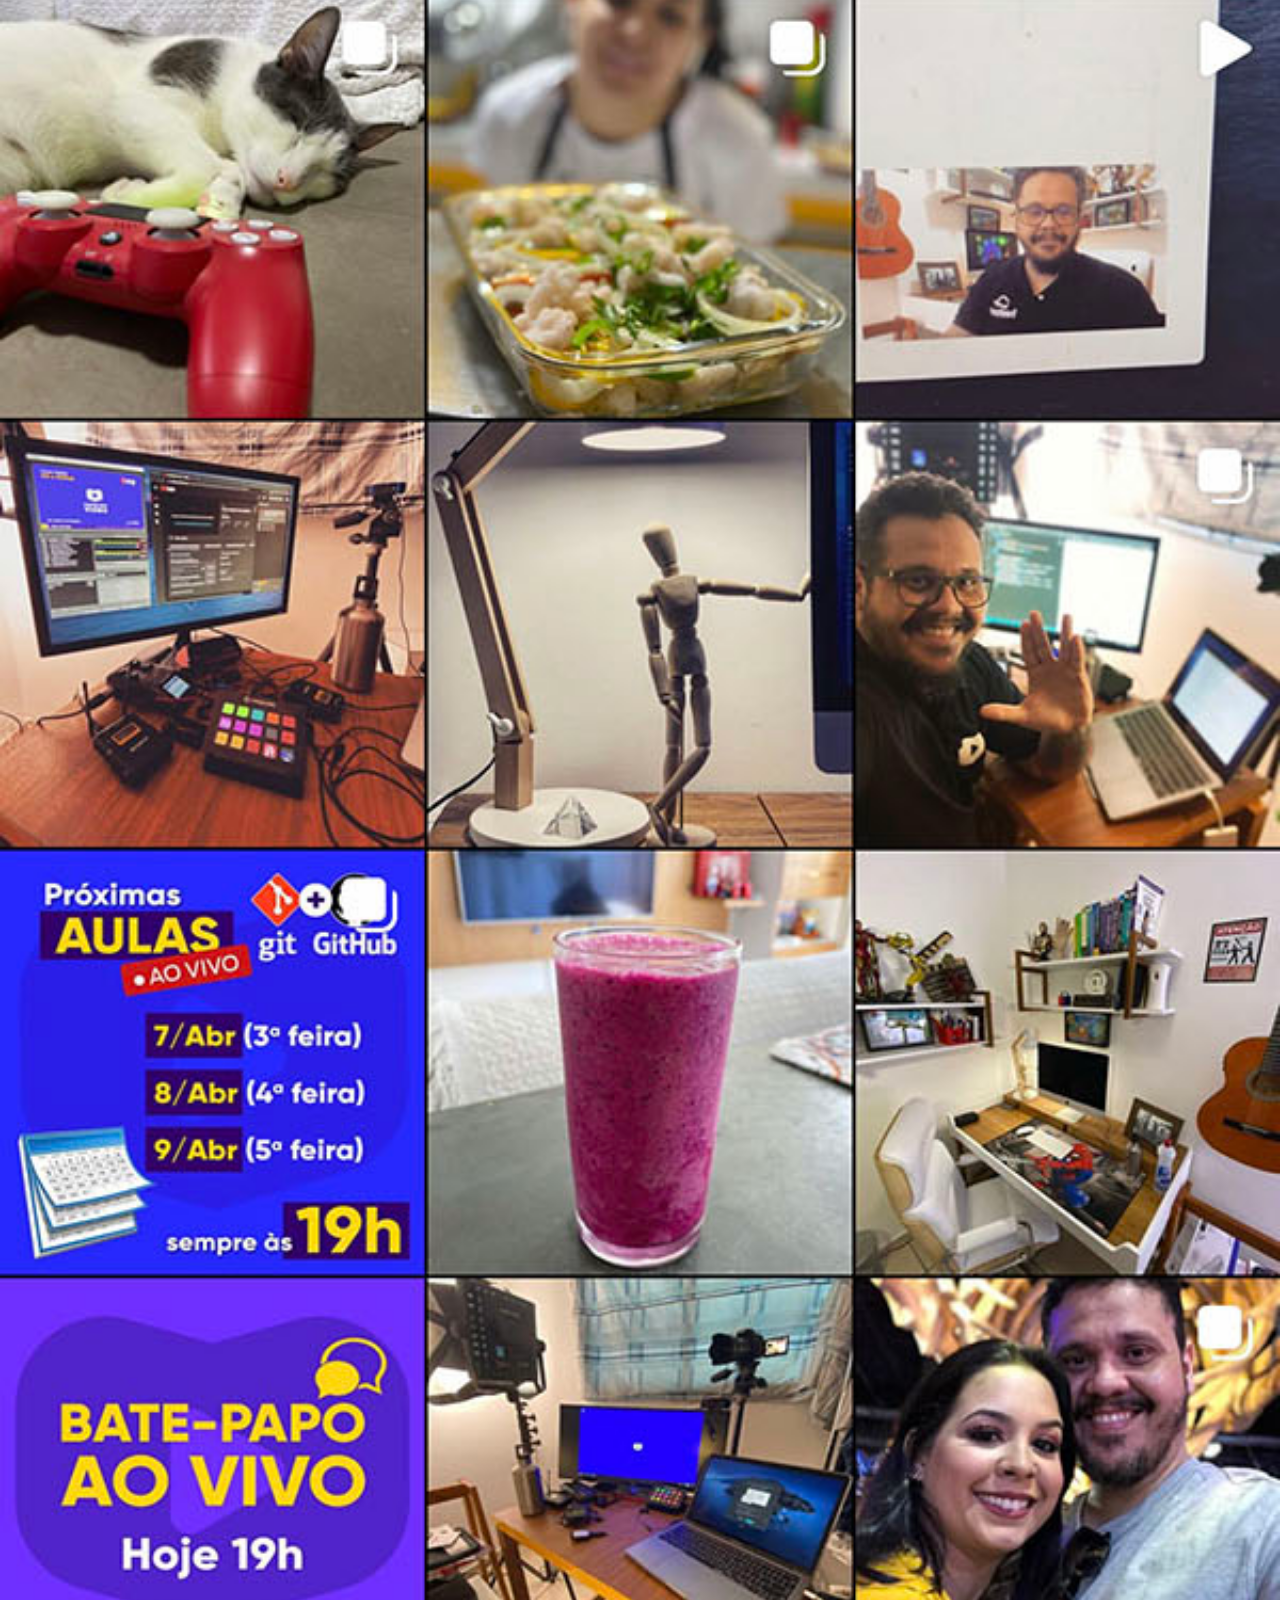
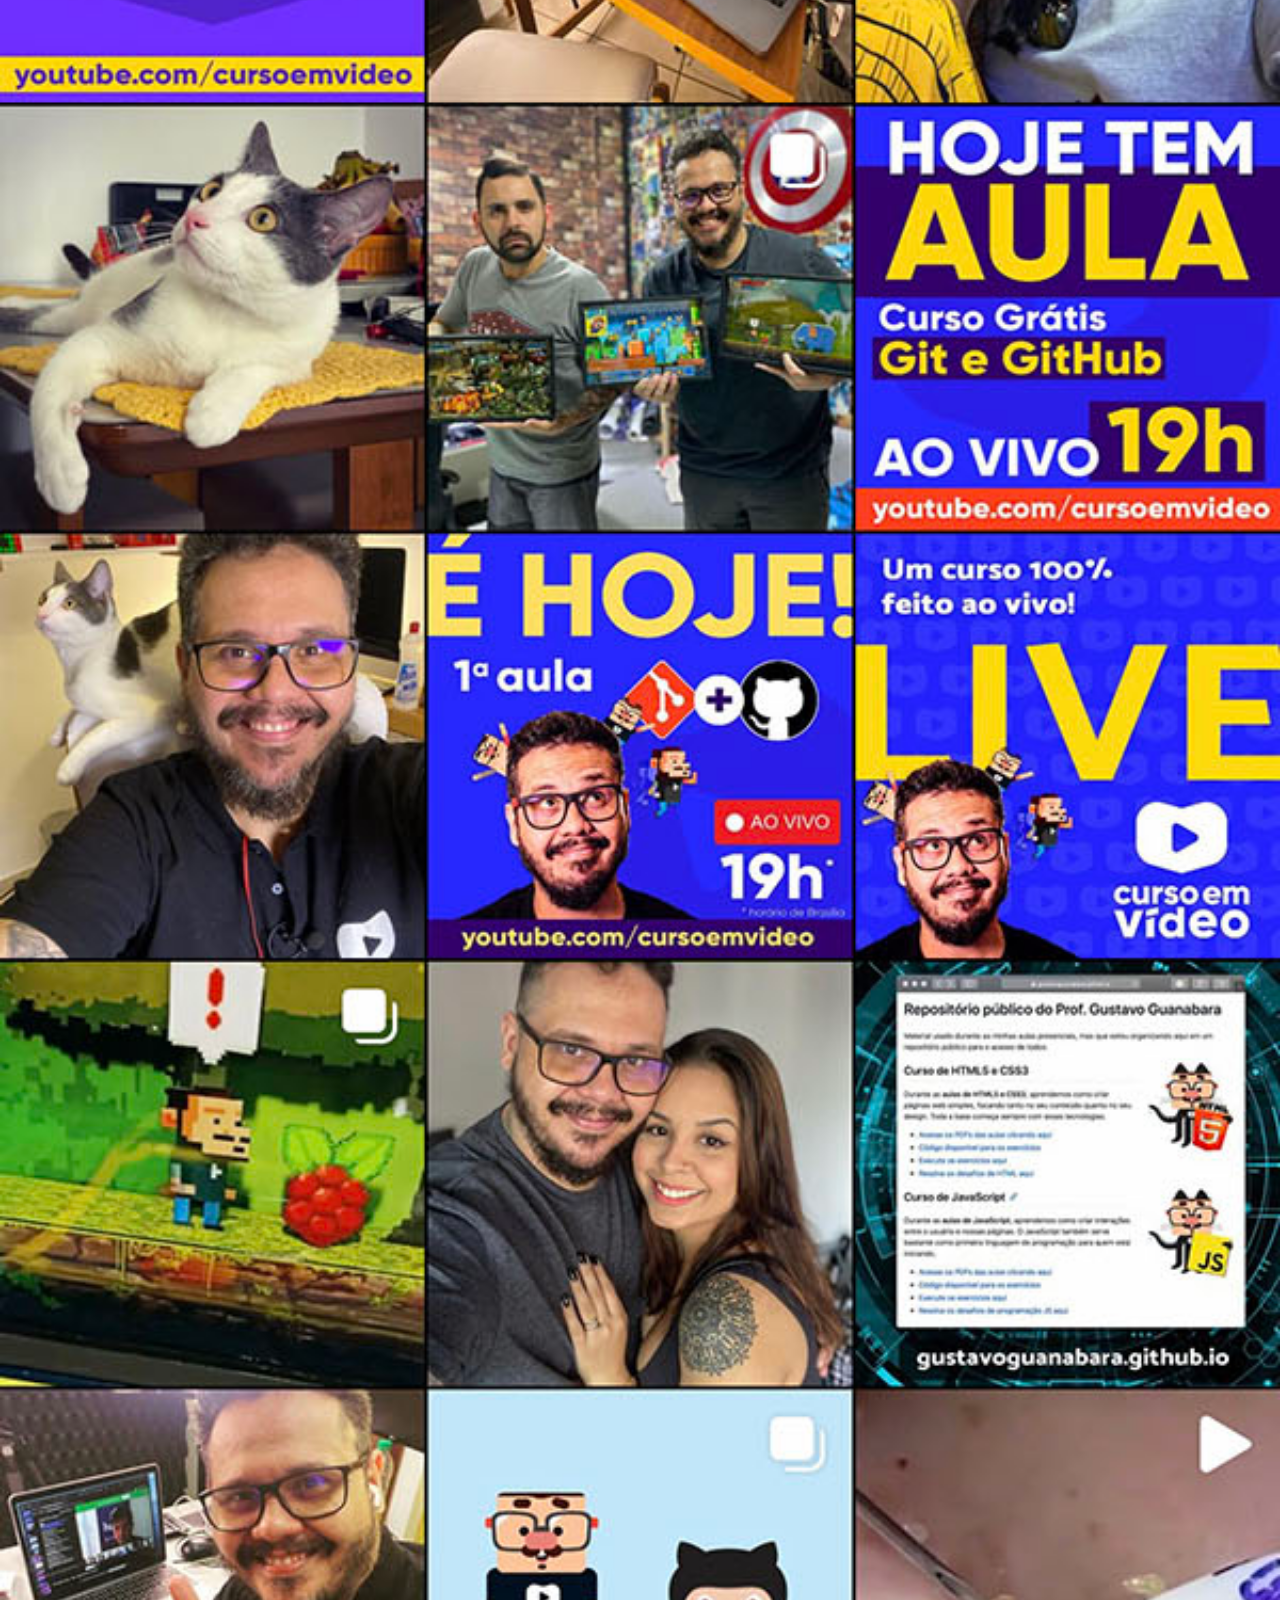
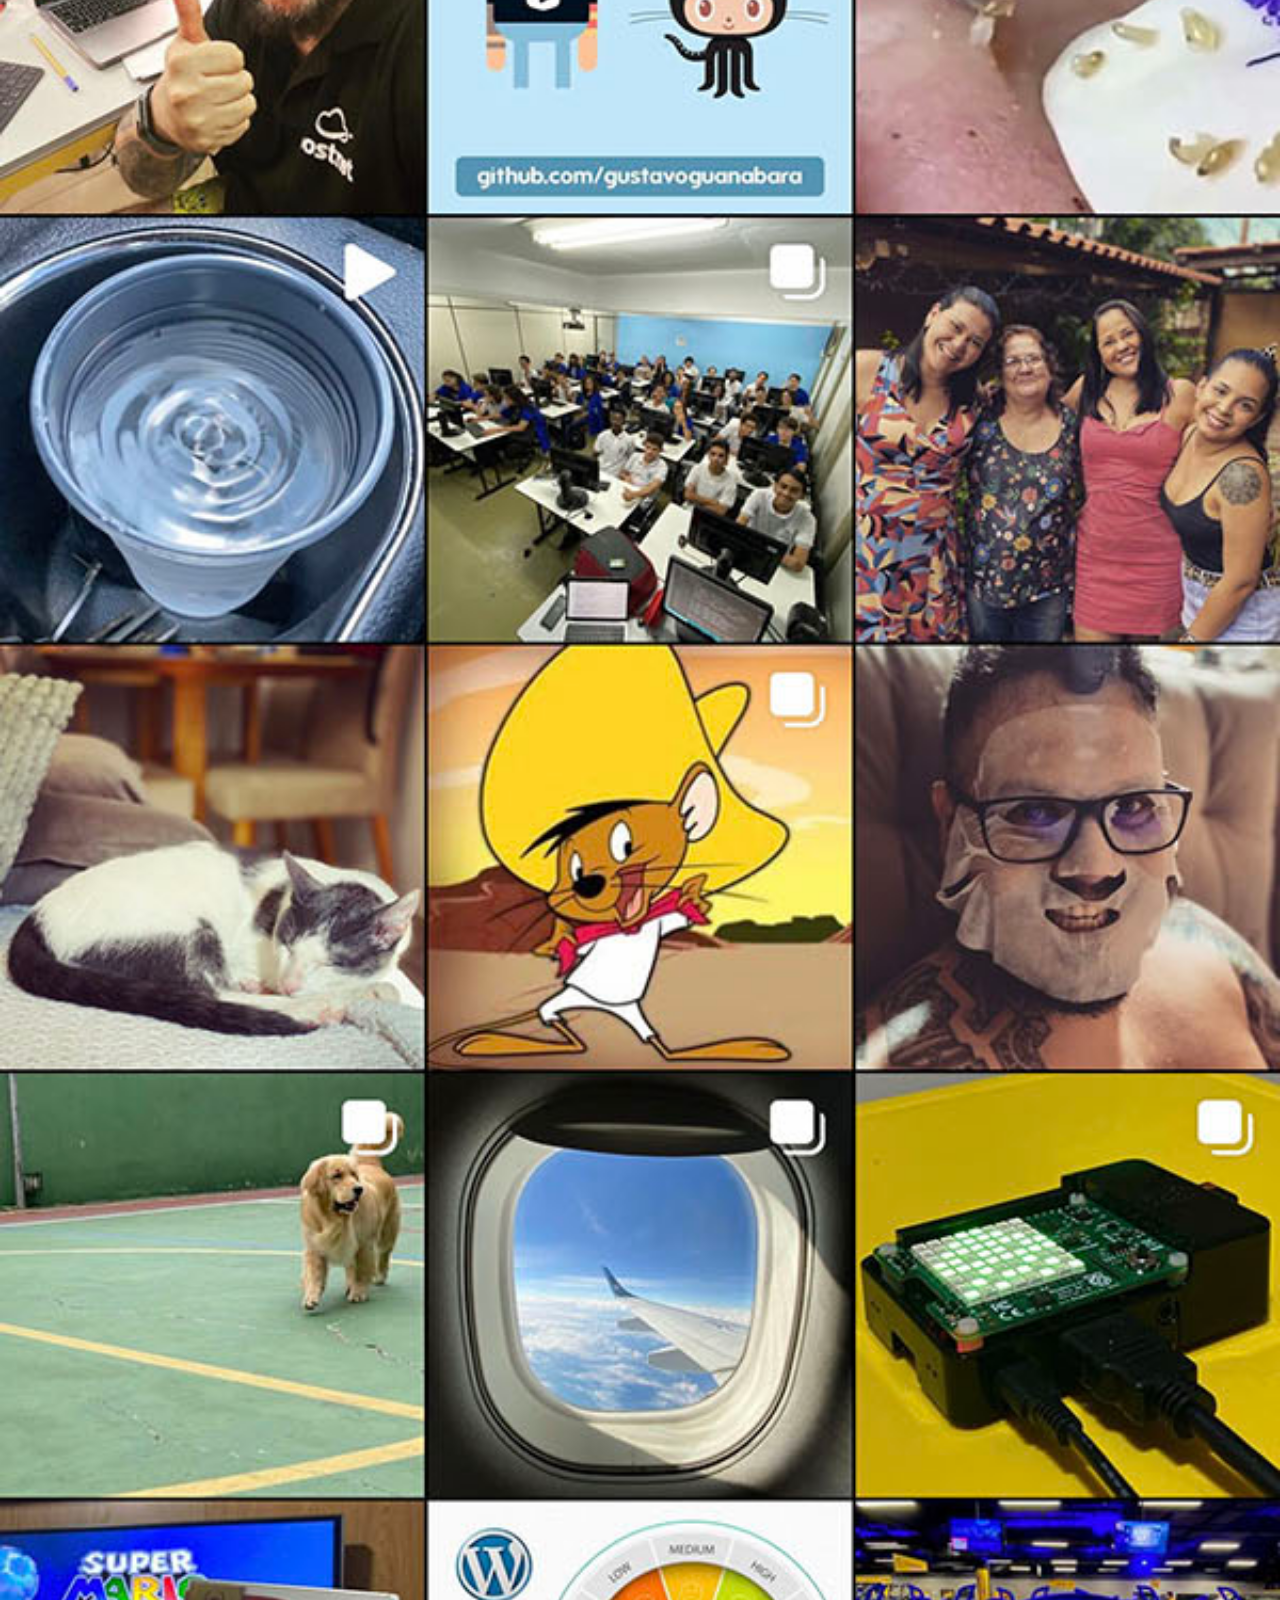
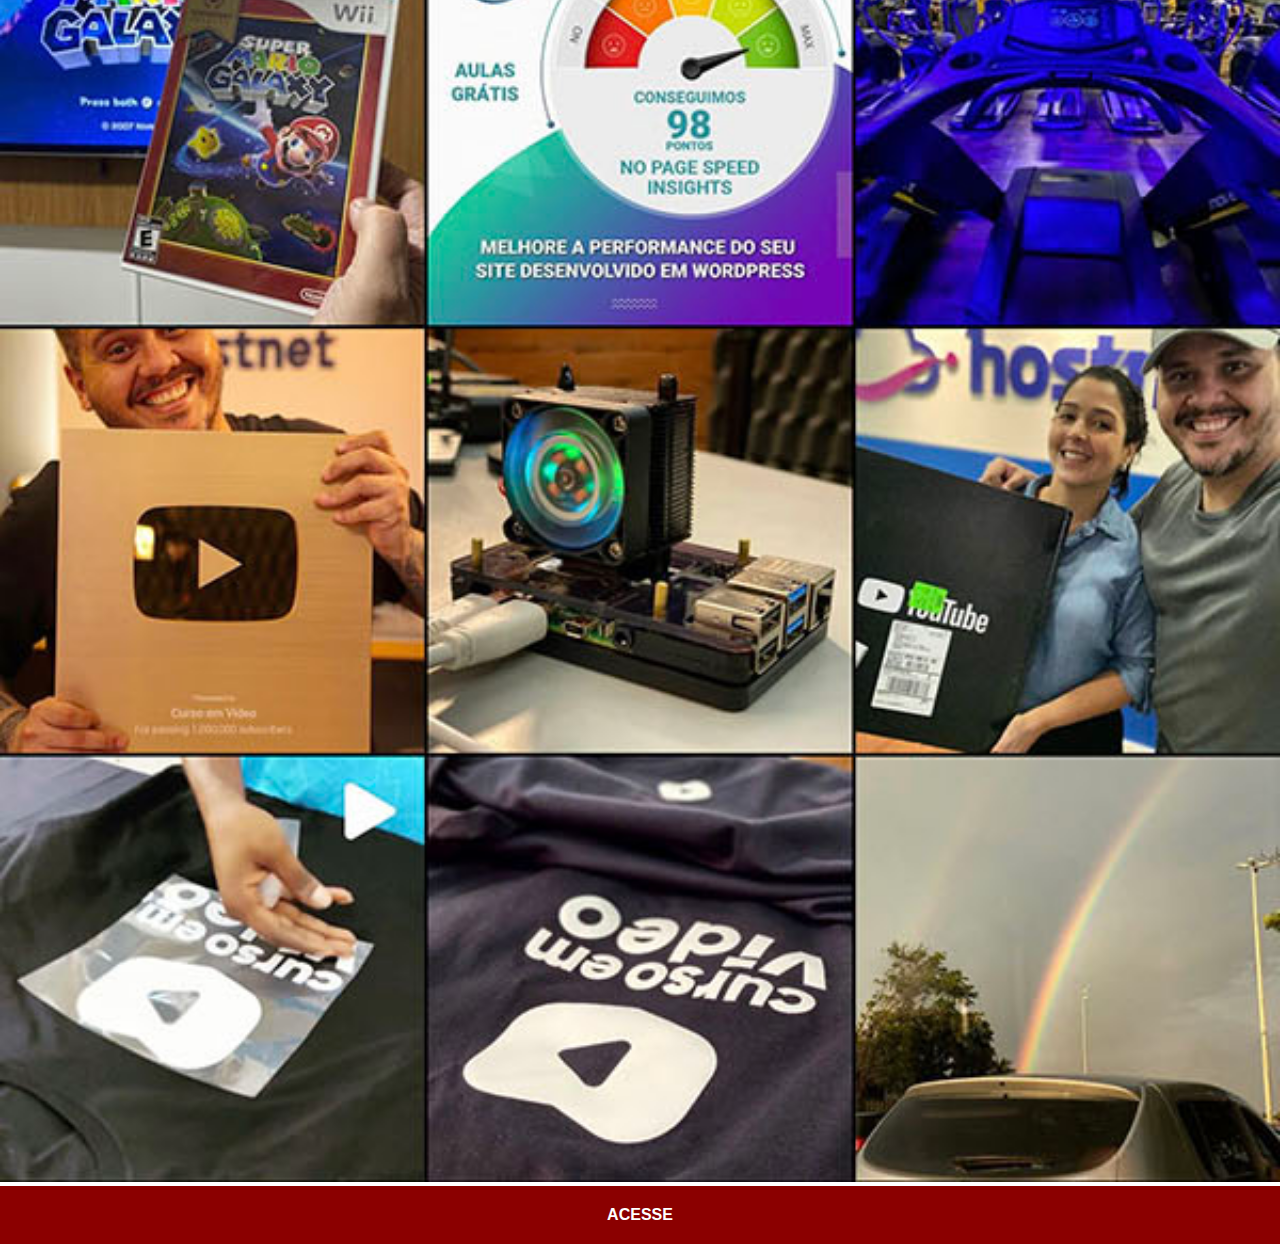
<file: instagram.html>
<!DOCTYPE html>
<html lang="pt">
<head>
    <meta charset="UTF-8">
    <meta http-equiv="X-UA-Compatible" content="IE=edge">
    <meta name="viewport" content="width=device-width, initial-scale=1.0">
    <title>Instagram</title>
    <link rel="stylesheet" href="estilos/social.css">
</head>
<body>
<img src="imagens/tela-instagram.jpg" alt="Instagram"><a href="https://www.instagram.com/gustavoguanabara/" target="_blank">ACESSE</a>
</body>
</html>
</file>
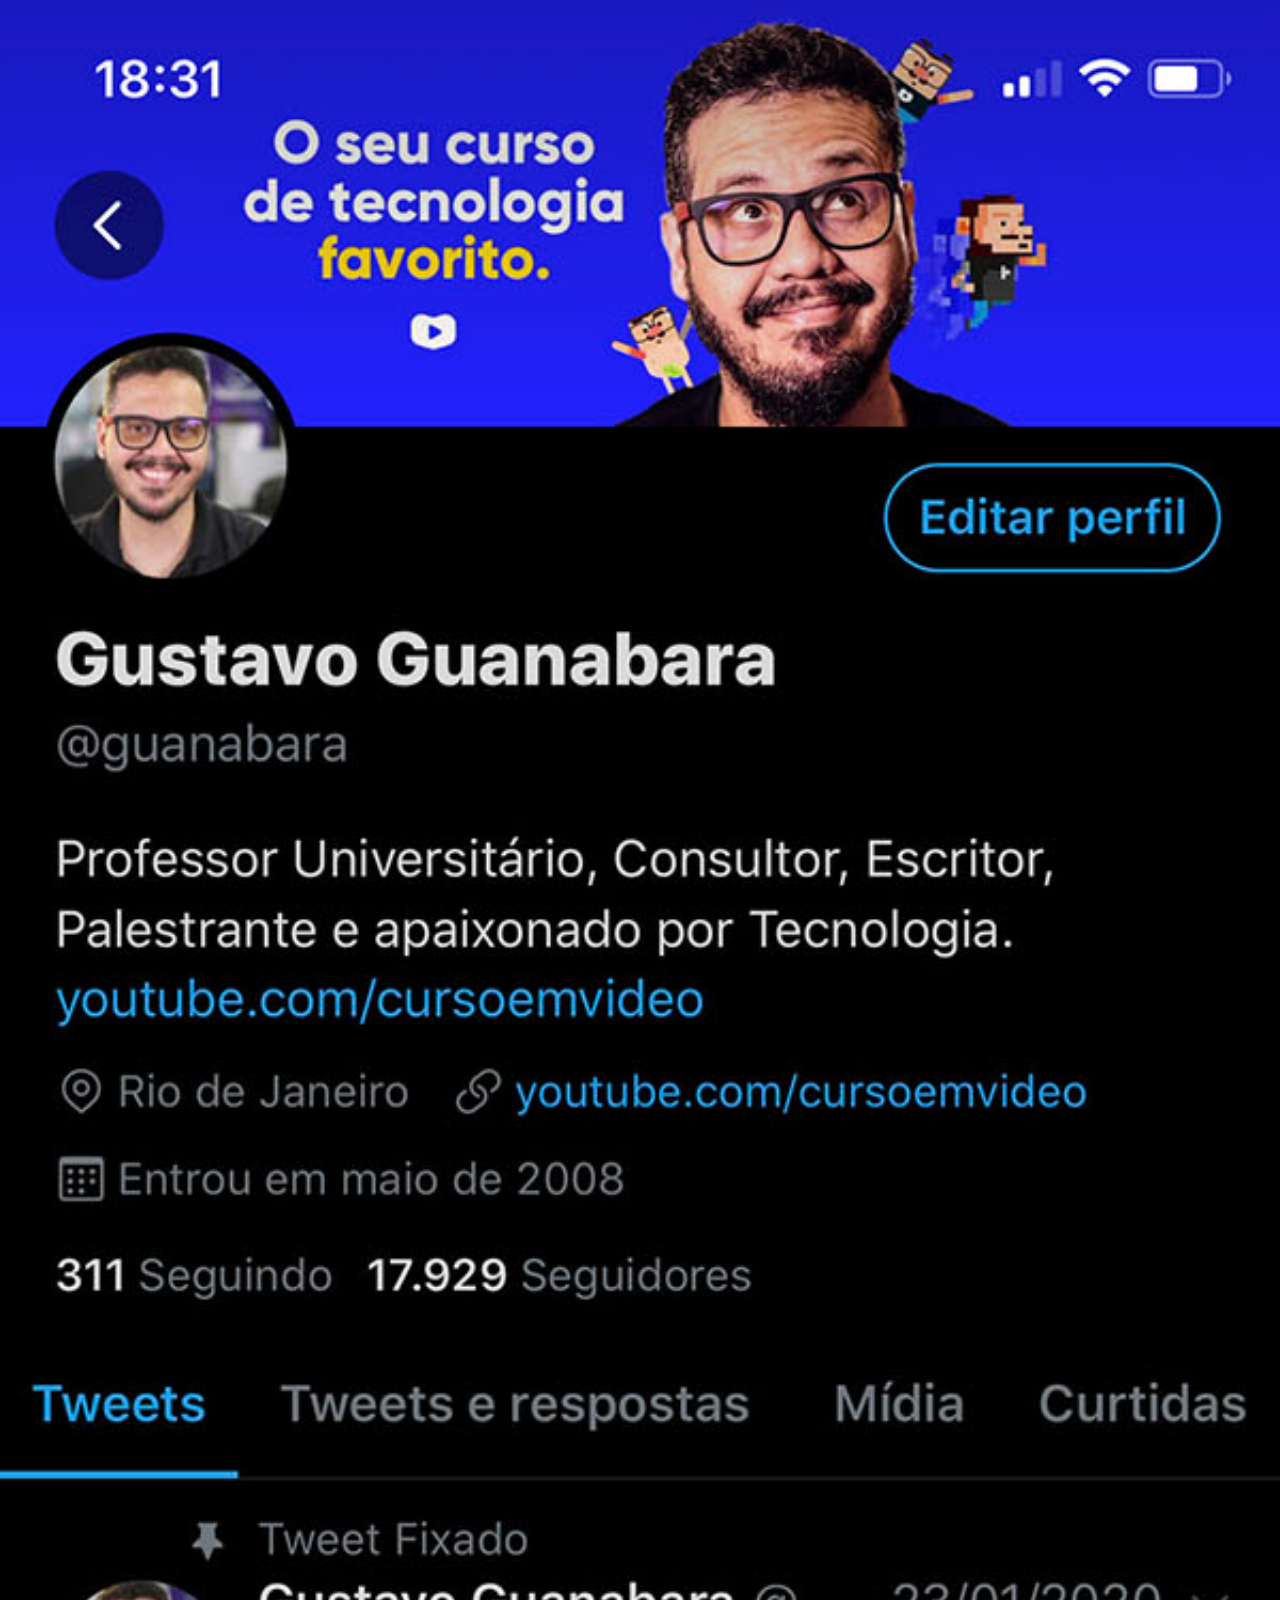
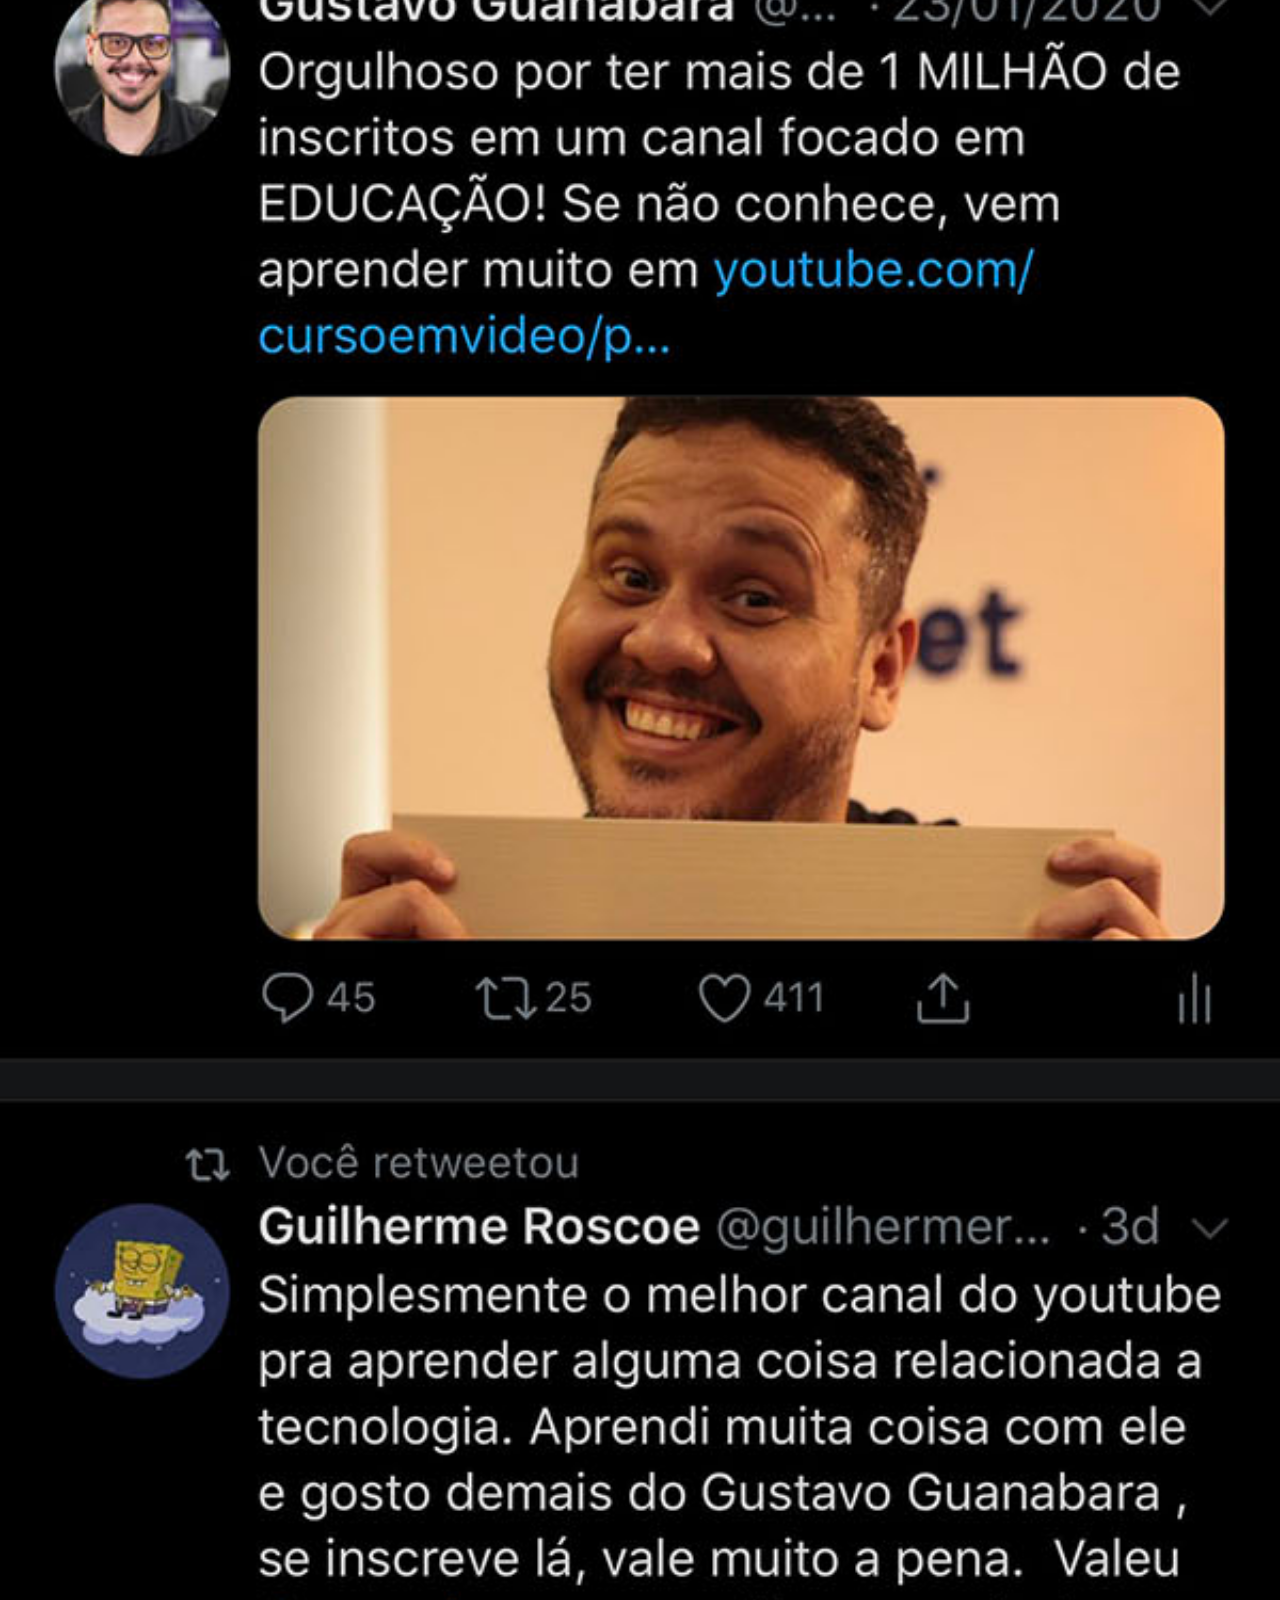
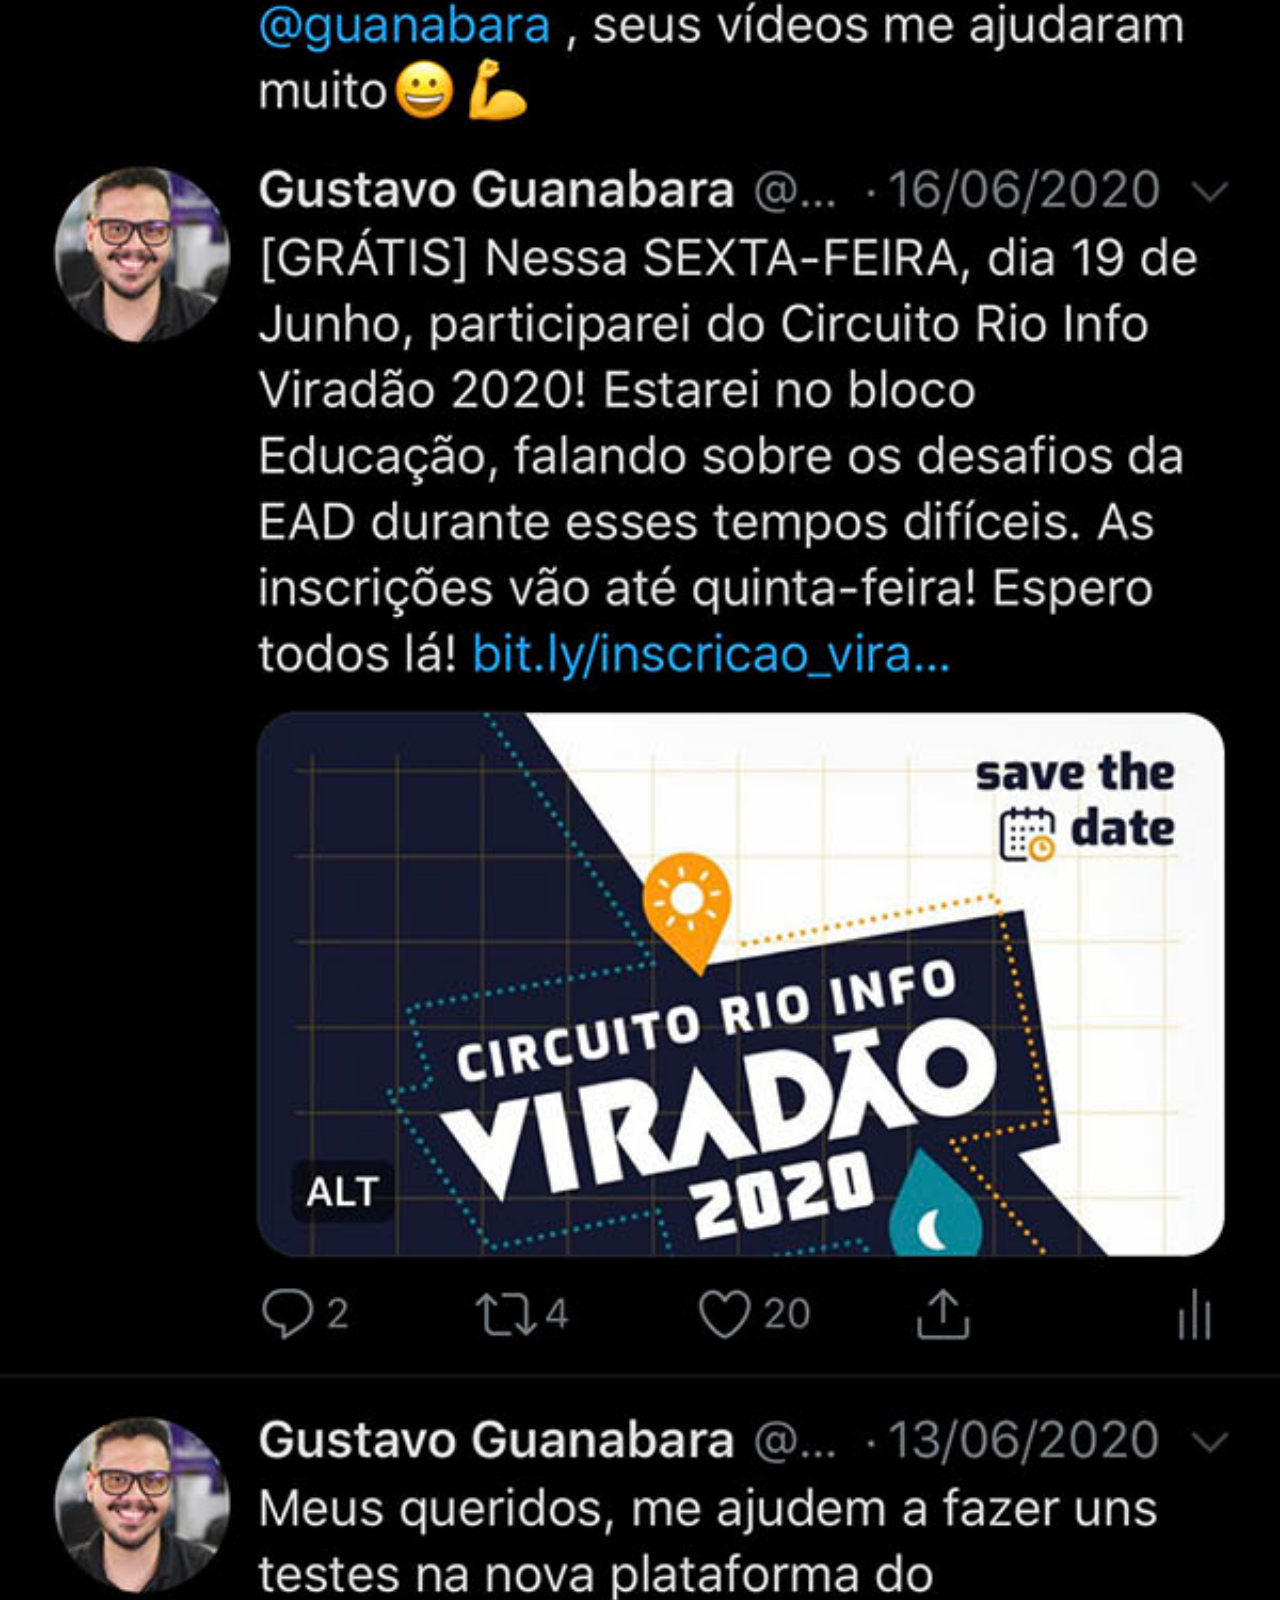
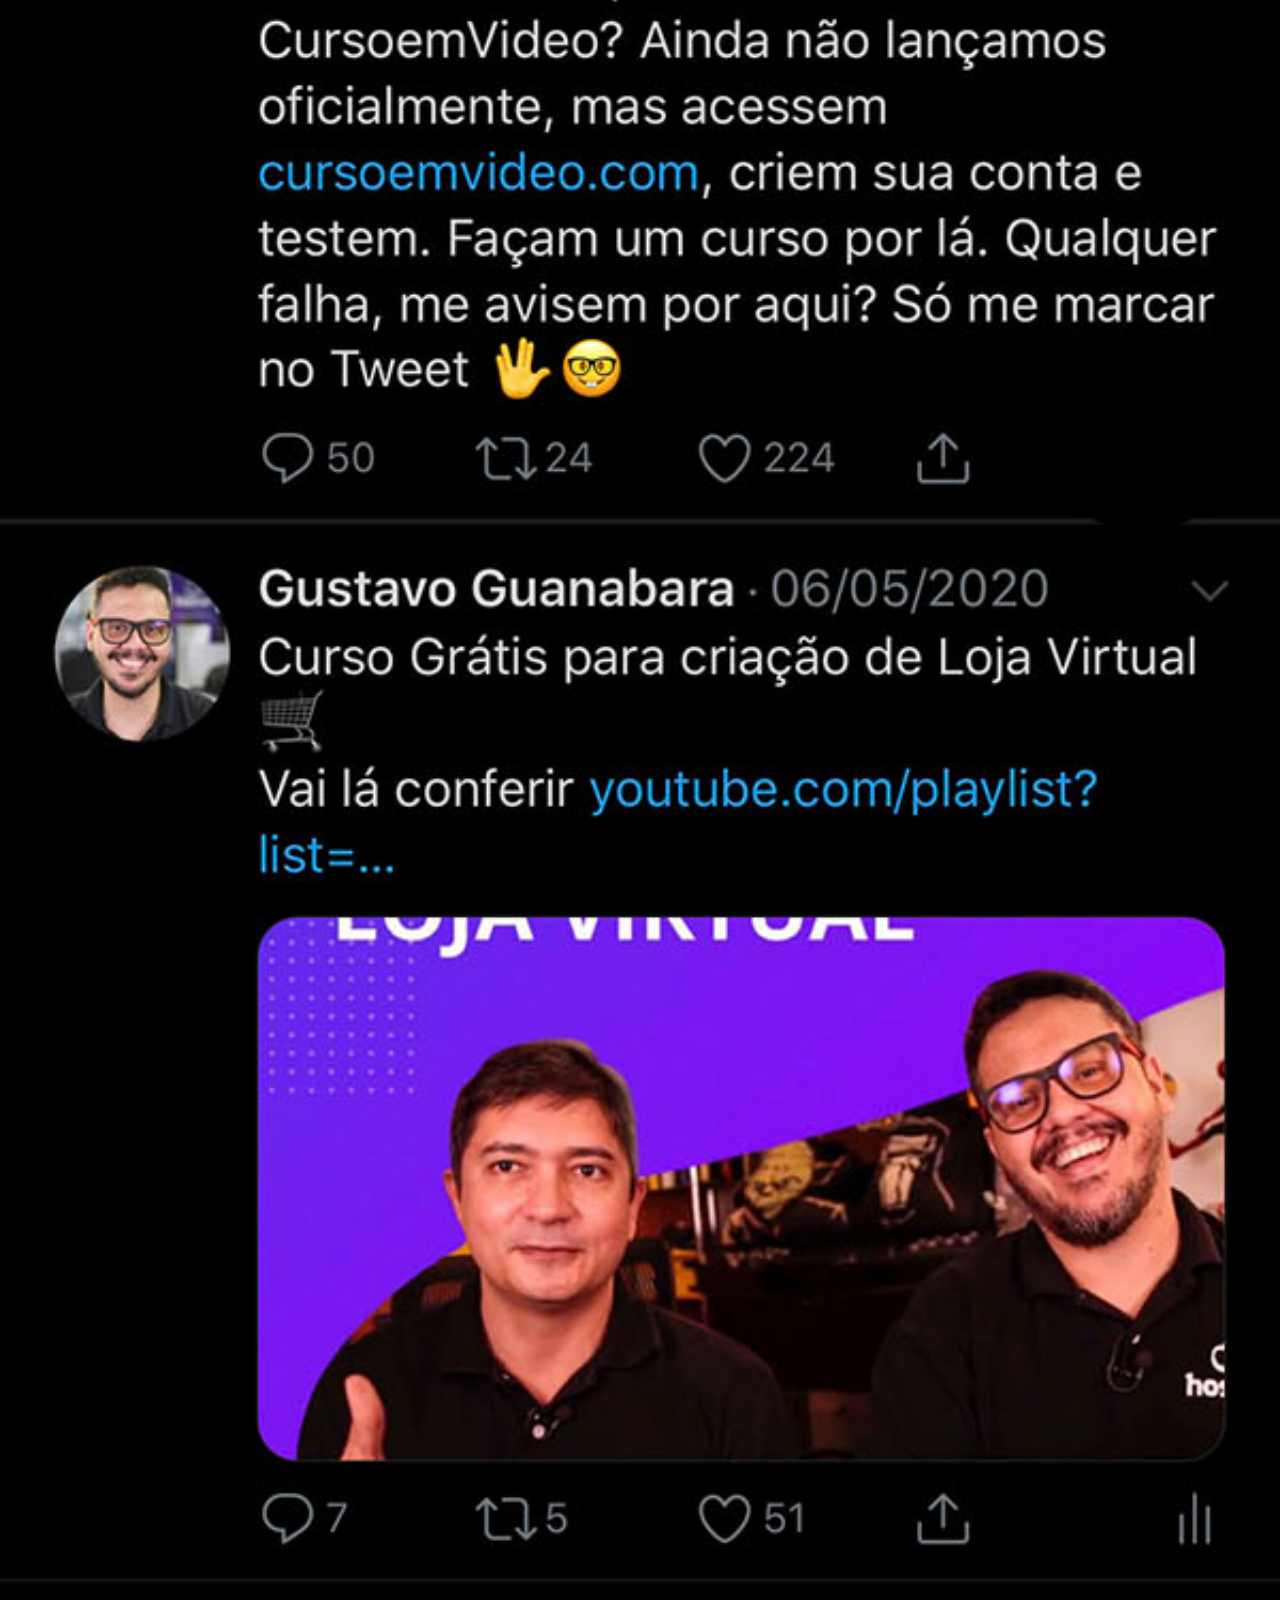
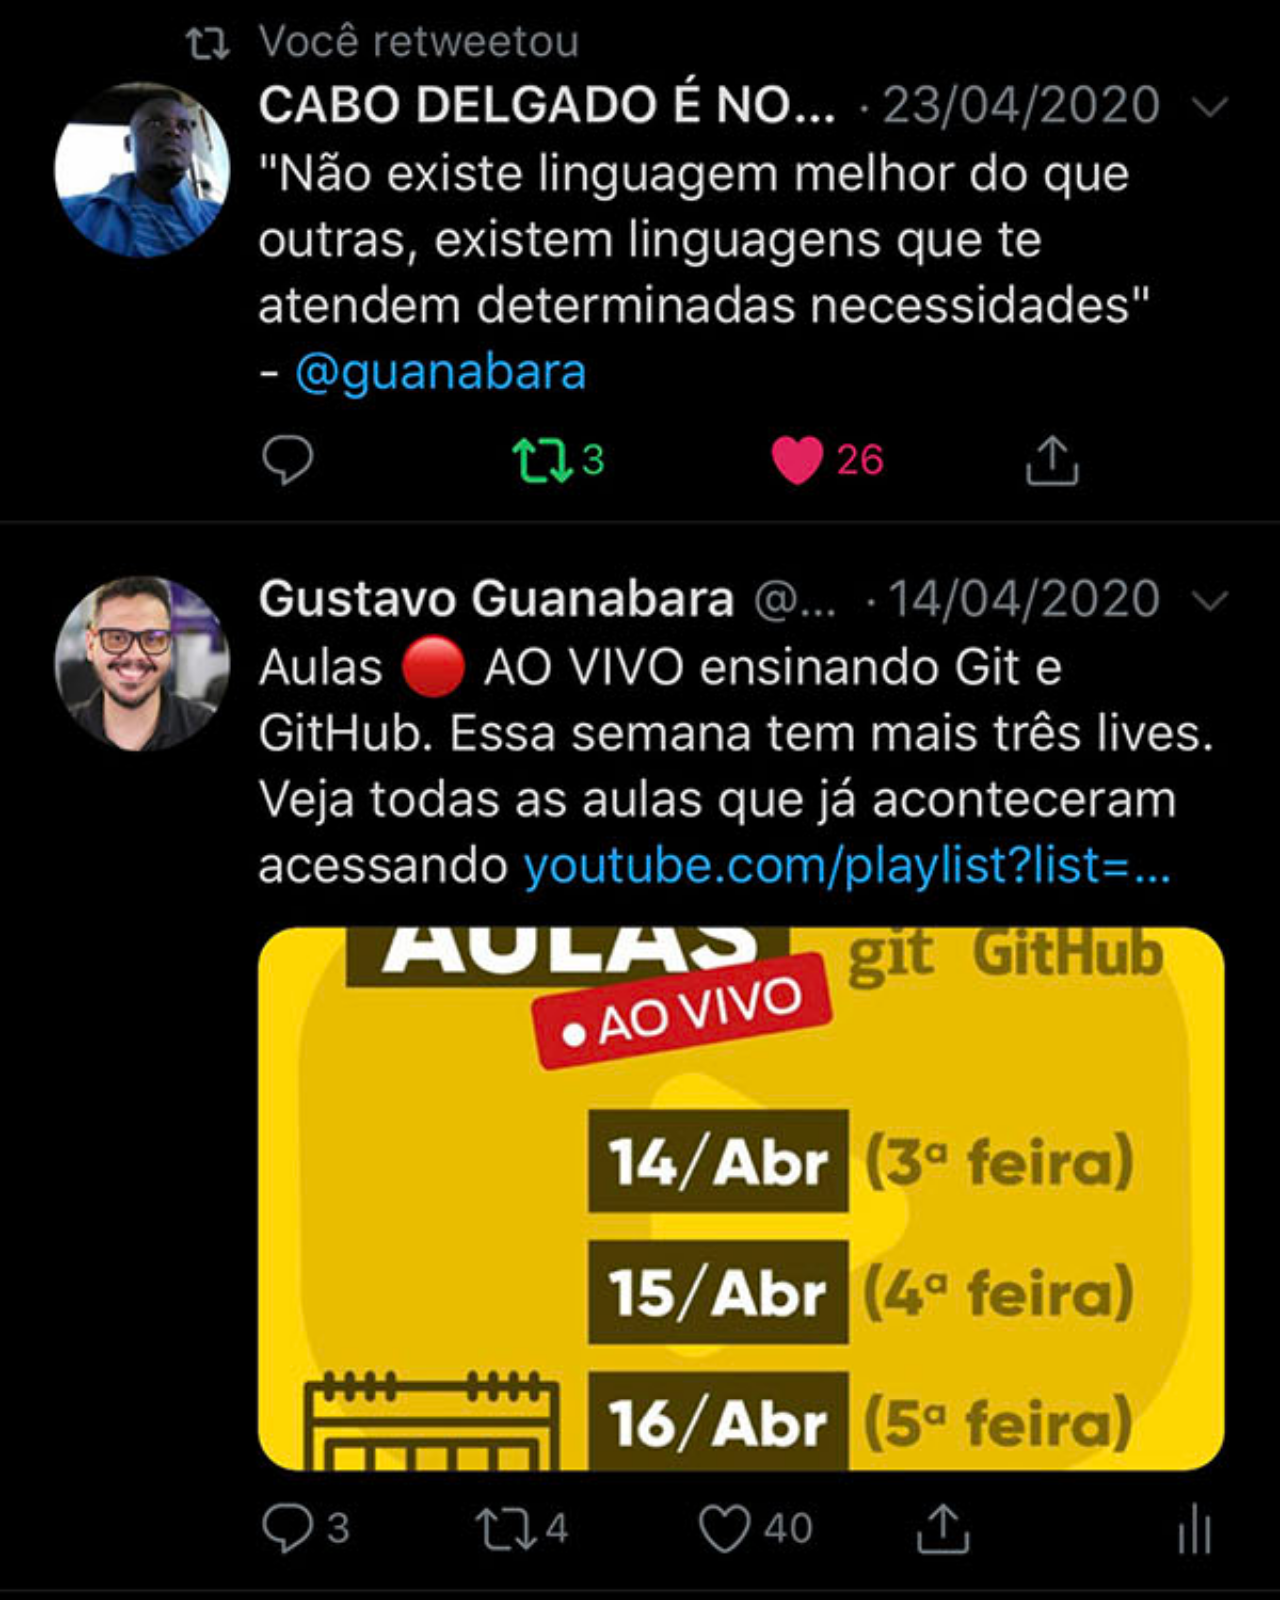
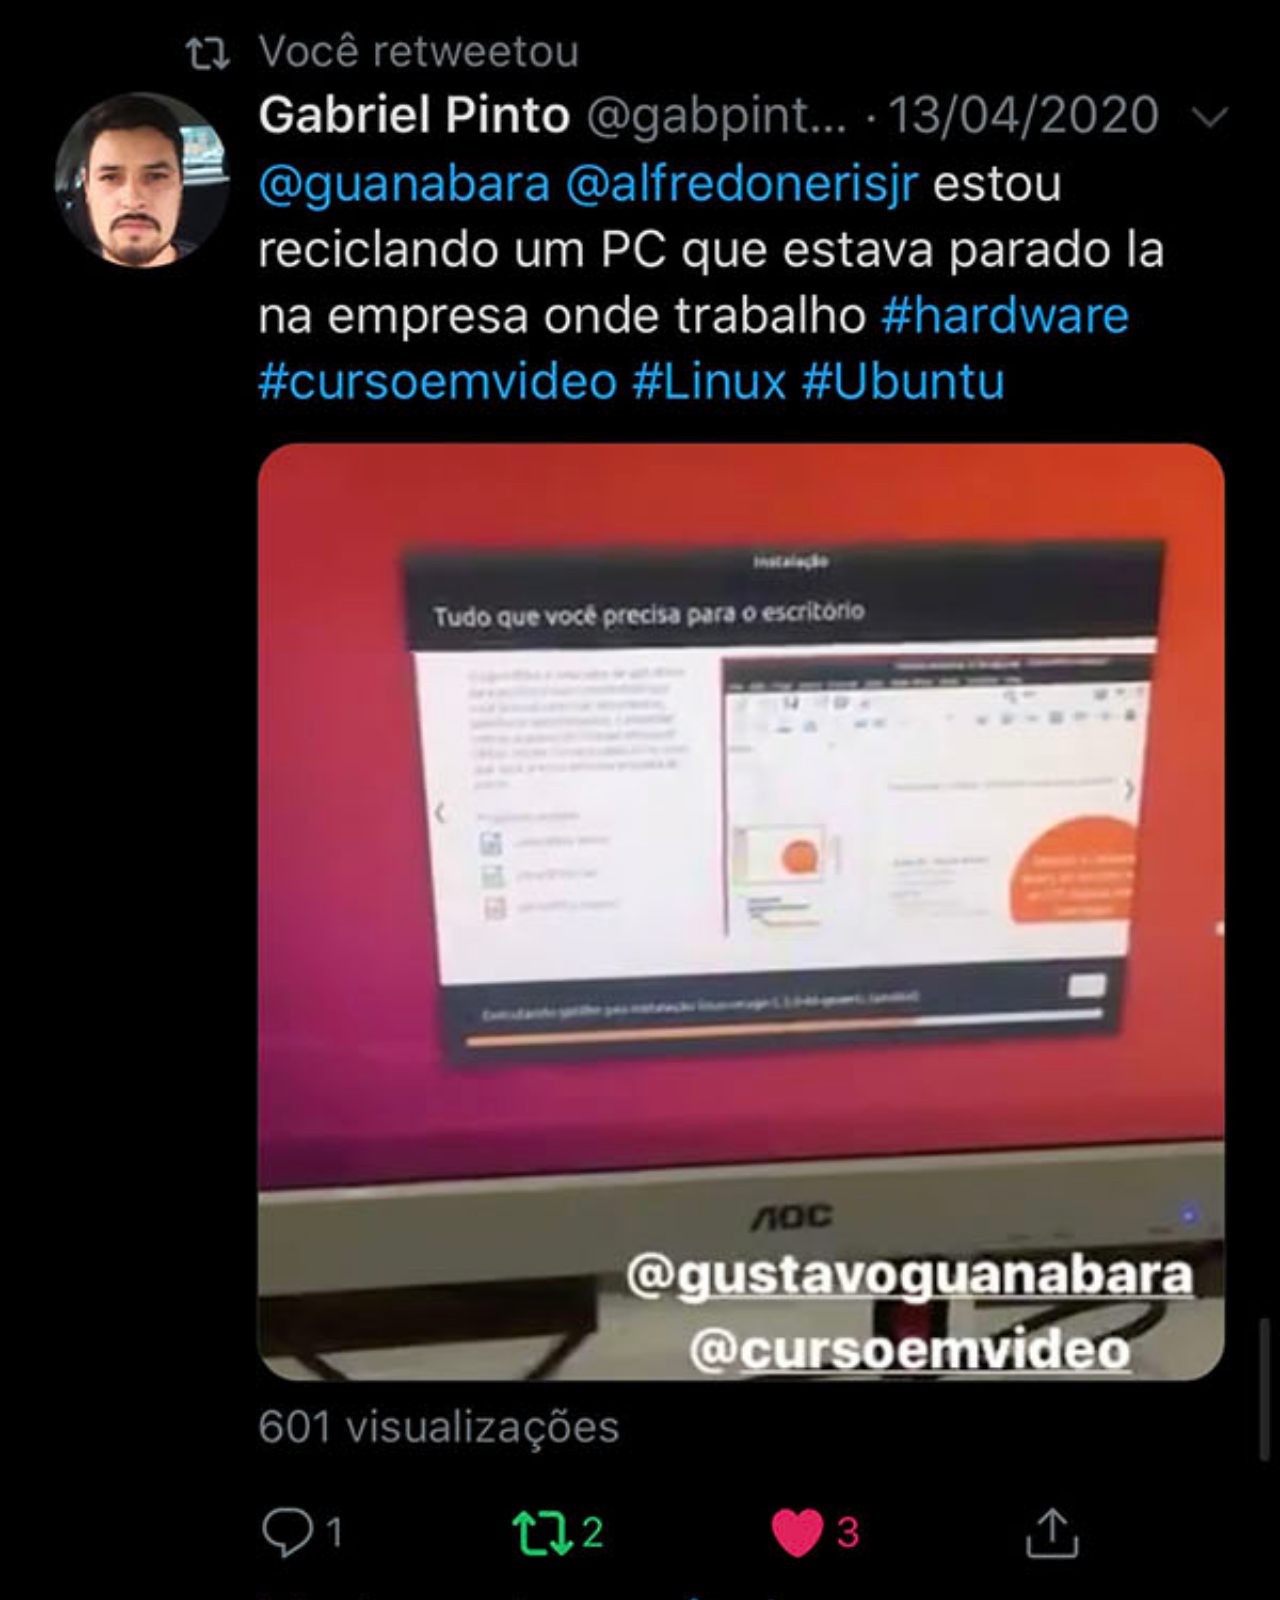
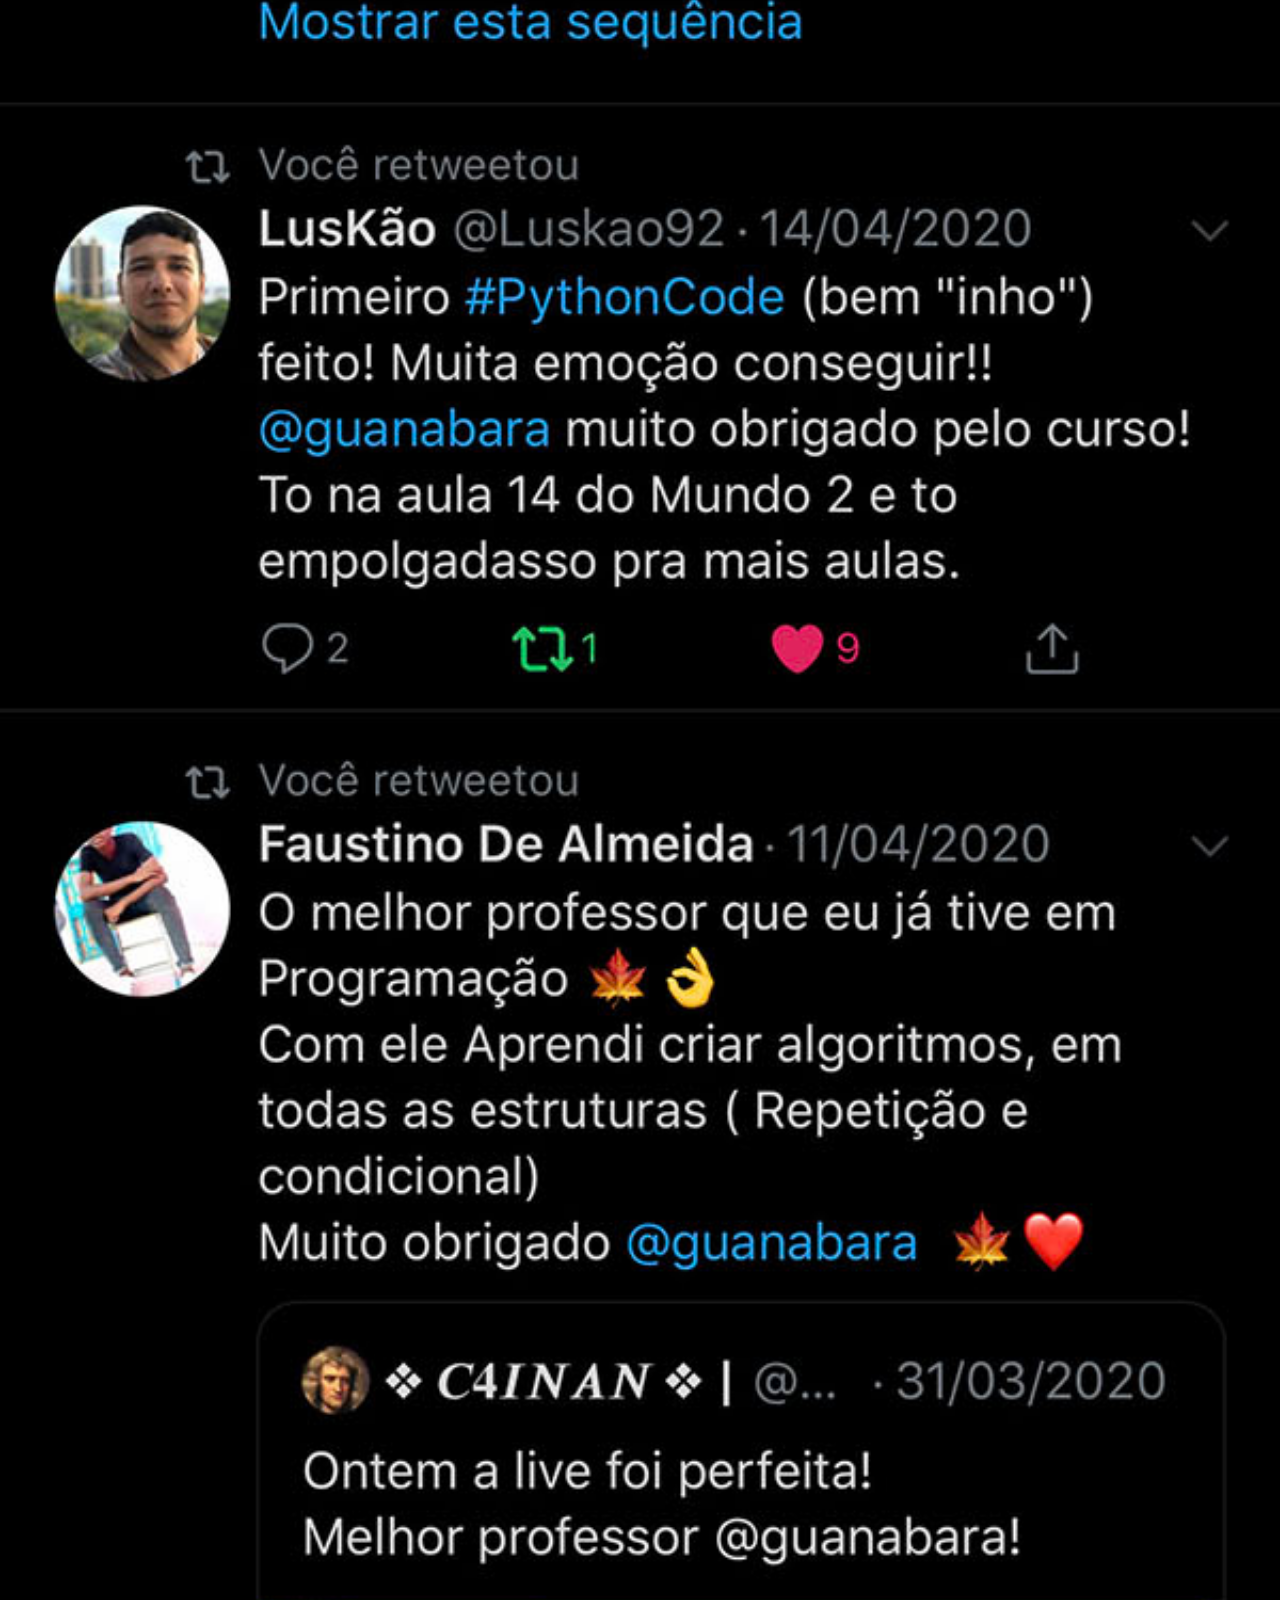
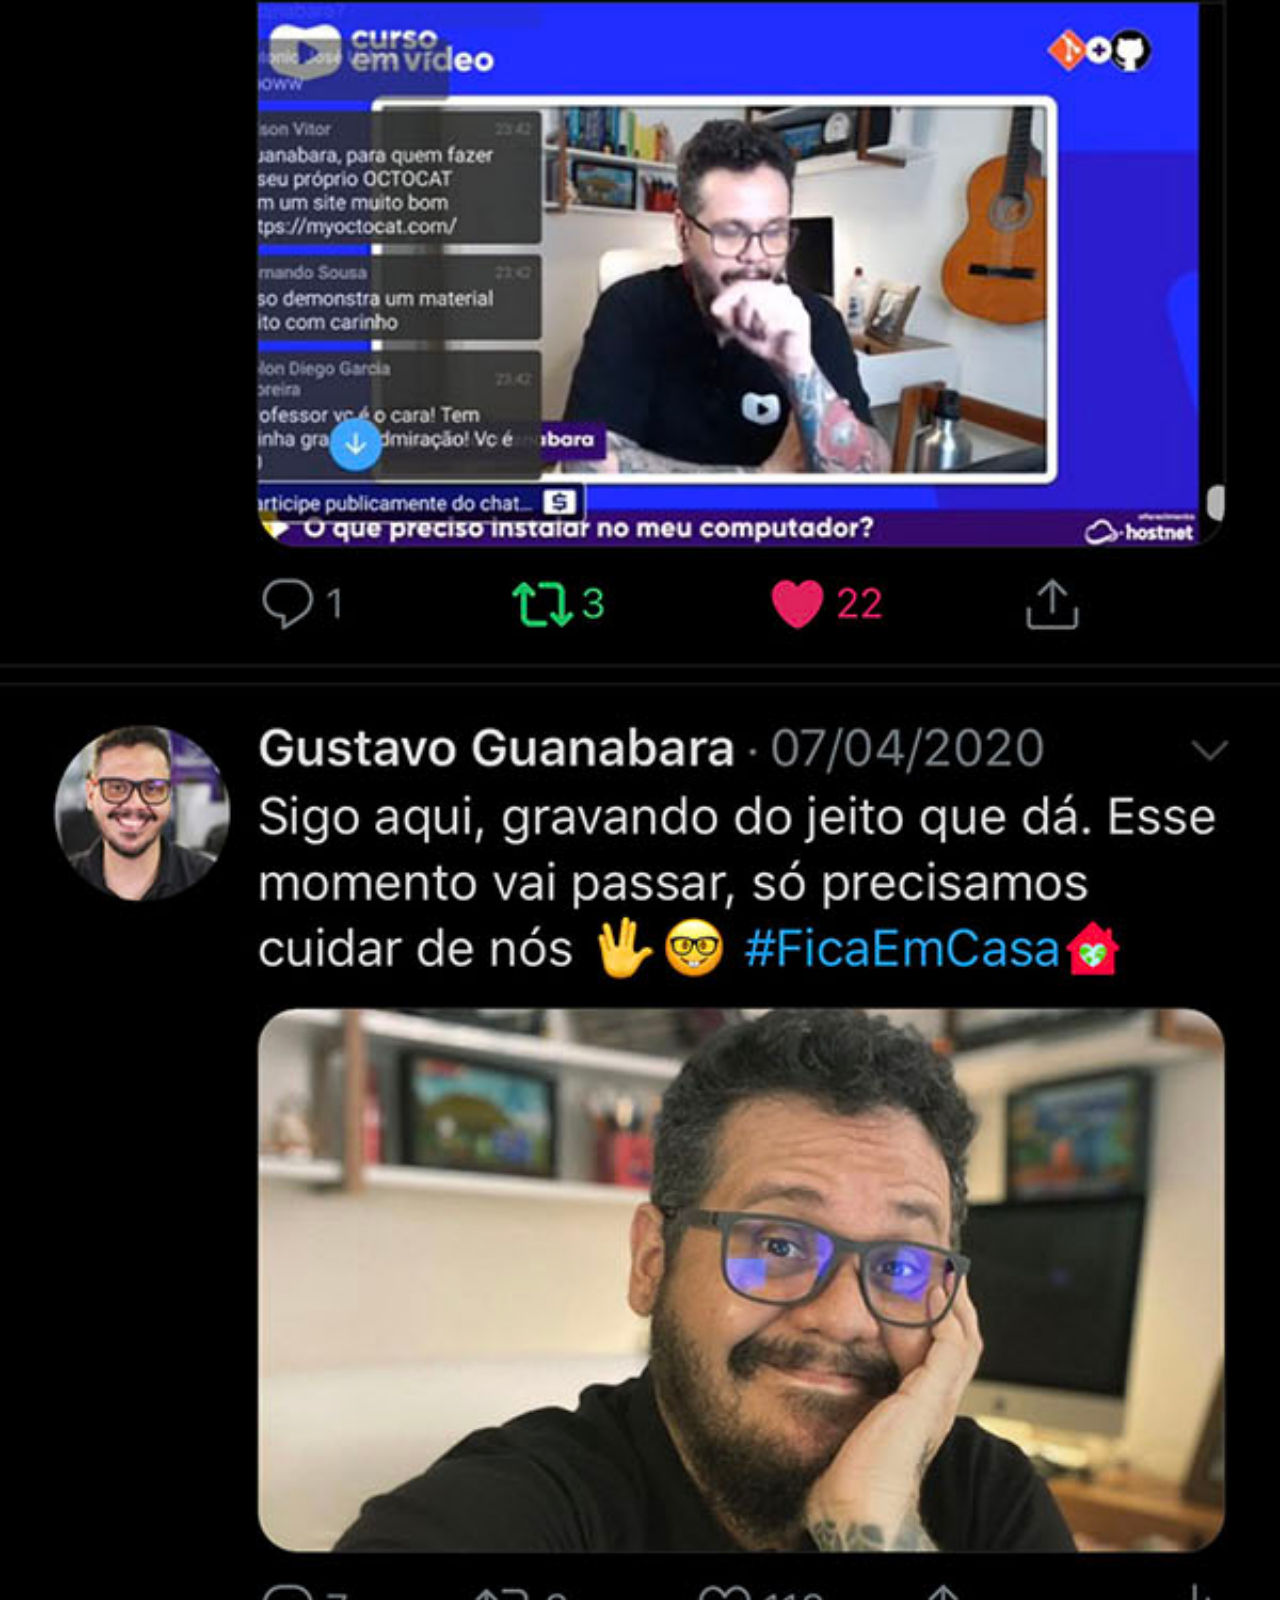
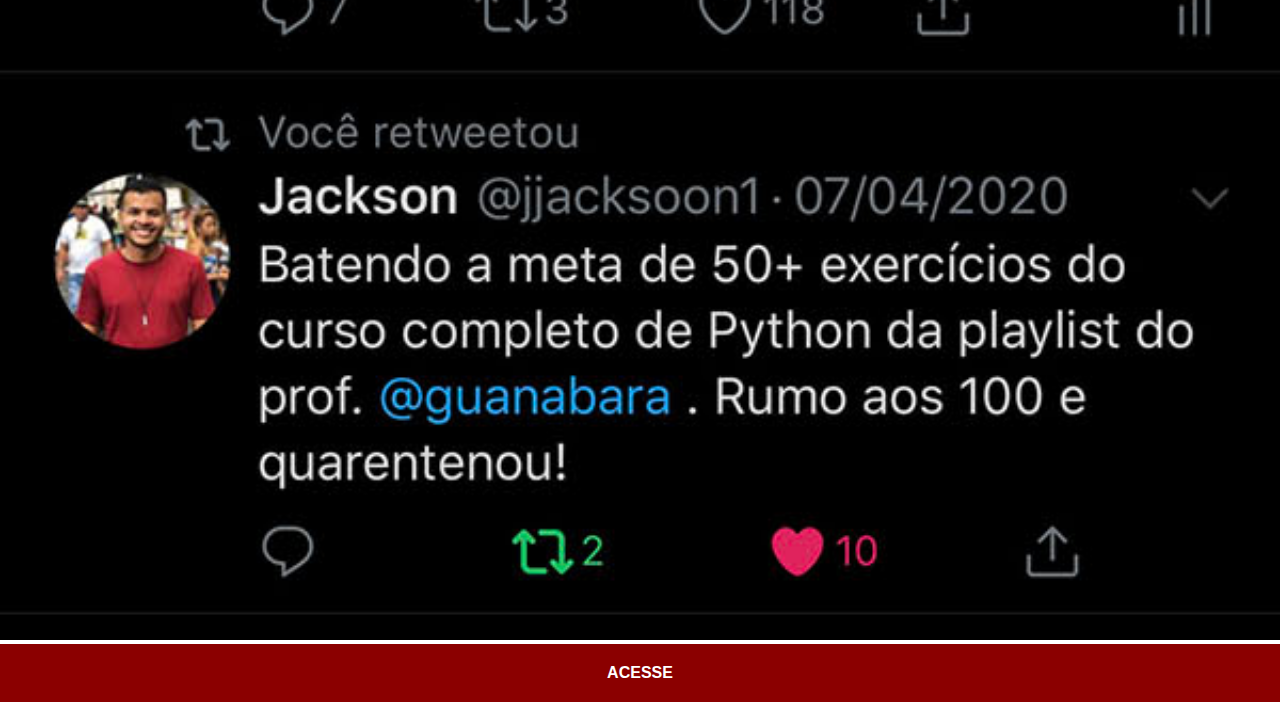
<file: twitter.html>
<!DOCTYPE html>
<html lang="pt">
<head>
    <meta charset="UTF-8">
    <meta http-equiv="X-UA-Compatible" content="IE=edge">
    <meta name="viewport" content="width=device-width, initial-scale=1.0">
    <title>Twitter</title>
    <link rel="stylesheet" href="estilos/social.css">
</head>
<body>
    <img src="imagens/tela-twitter.jpg" alt="Twitter"><a href="https://twitter.com/guanabara" target="_blank">ACESSE</a>
</body>
</html>
</file>
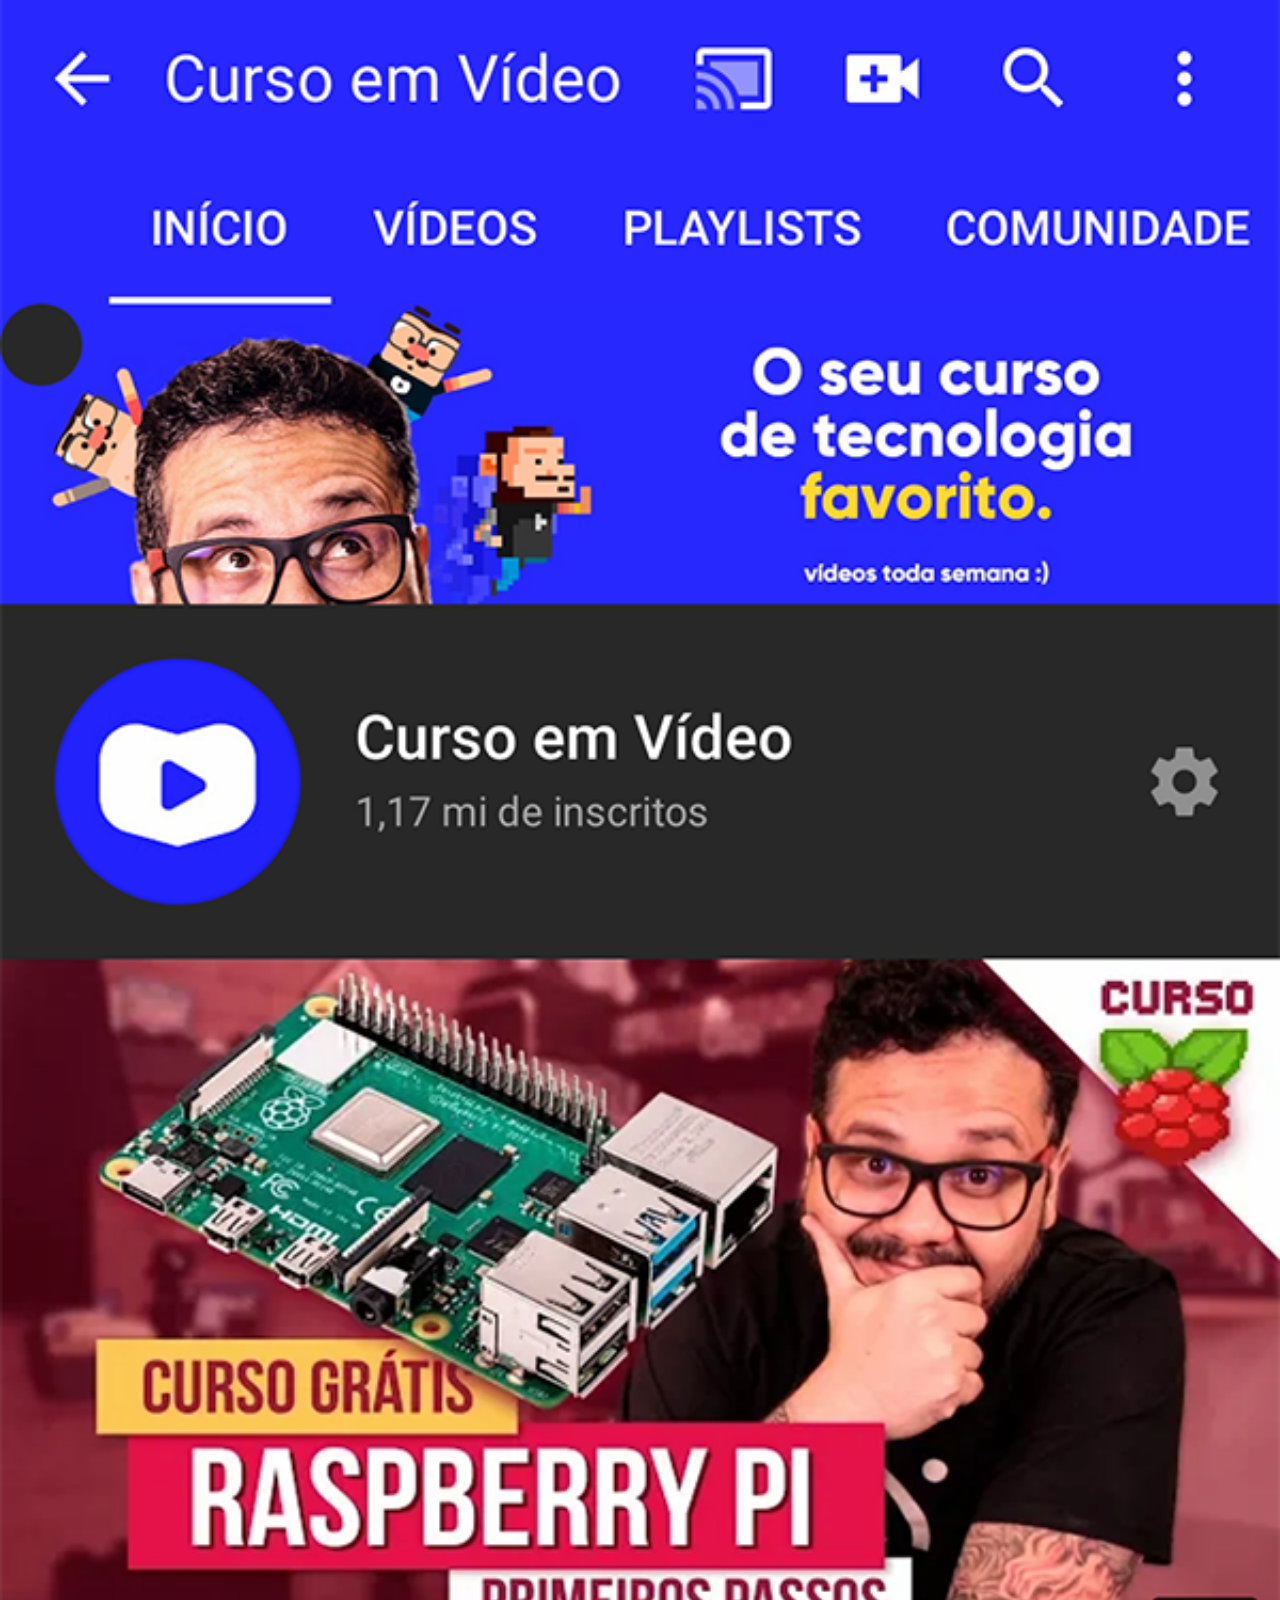
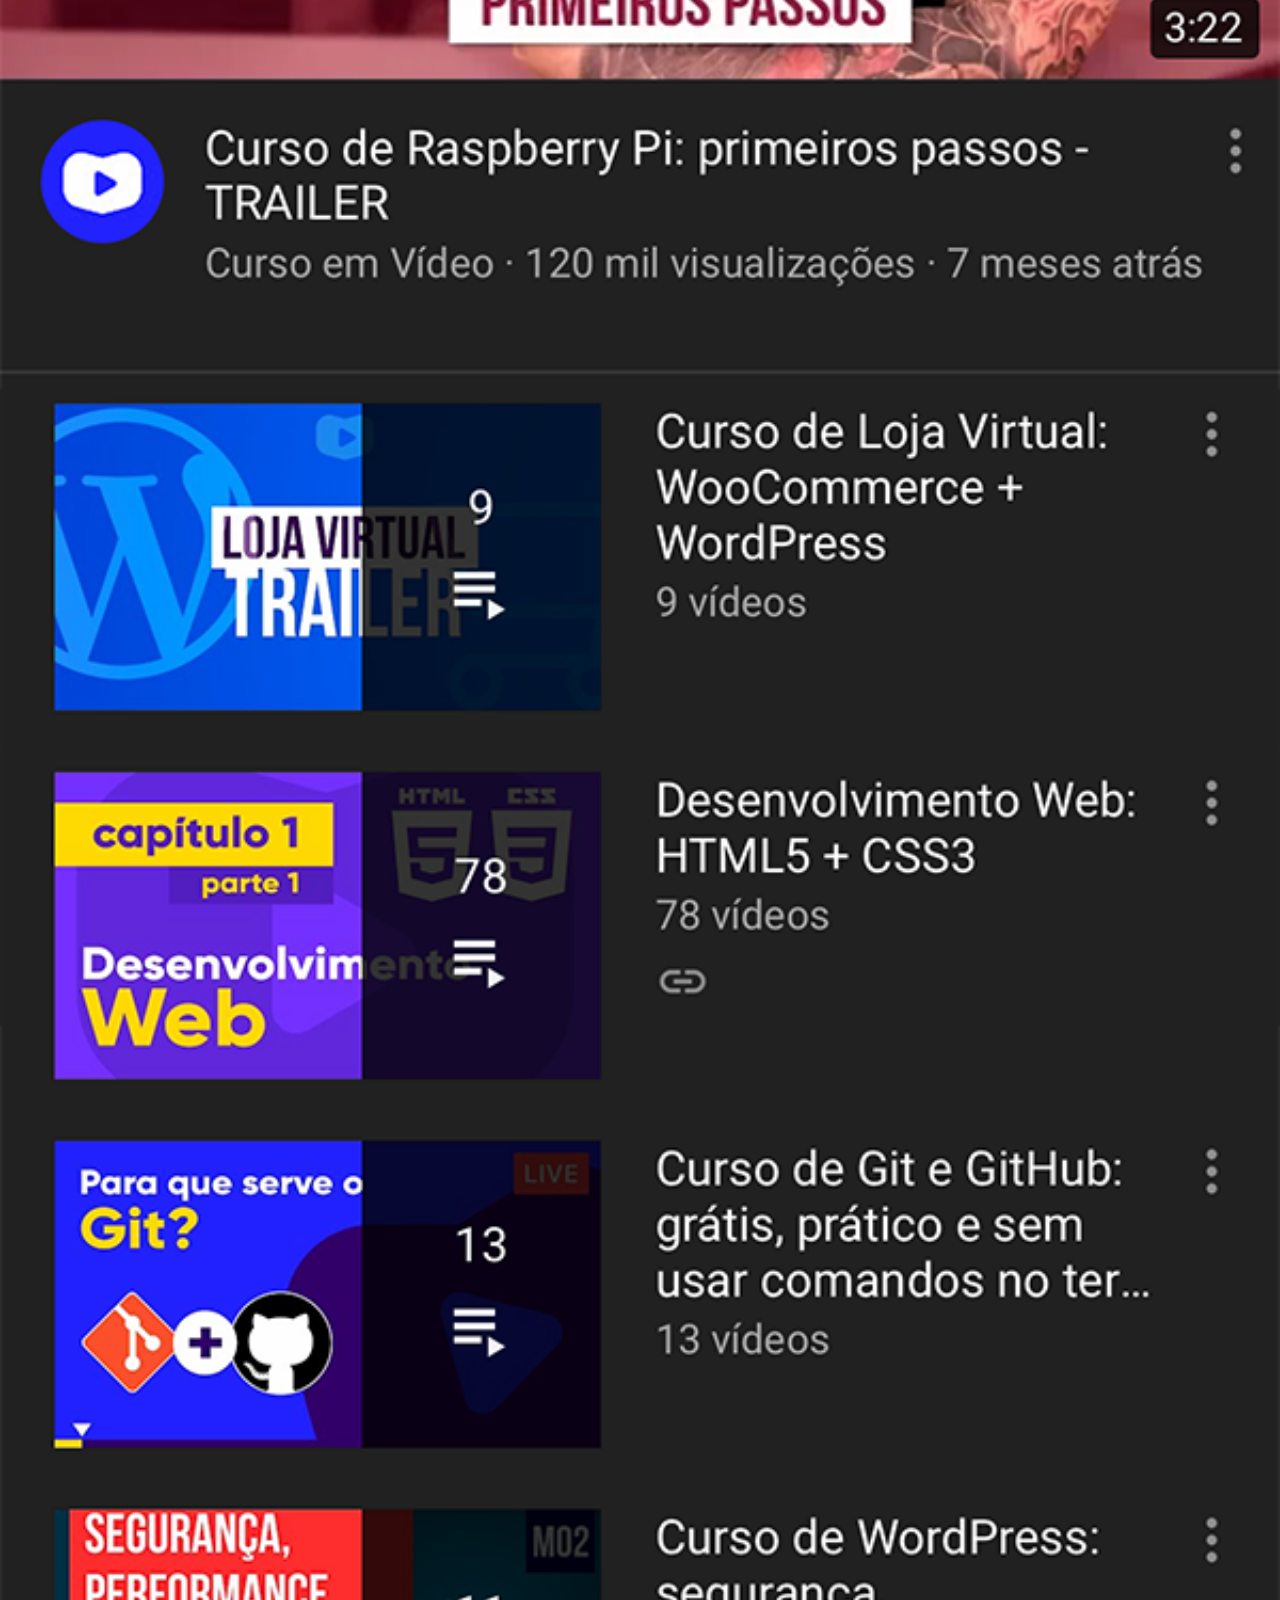
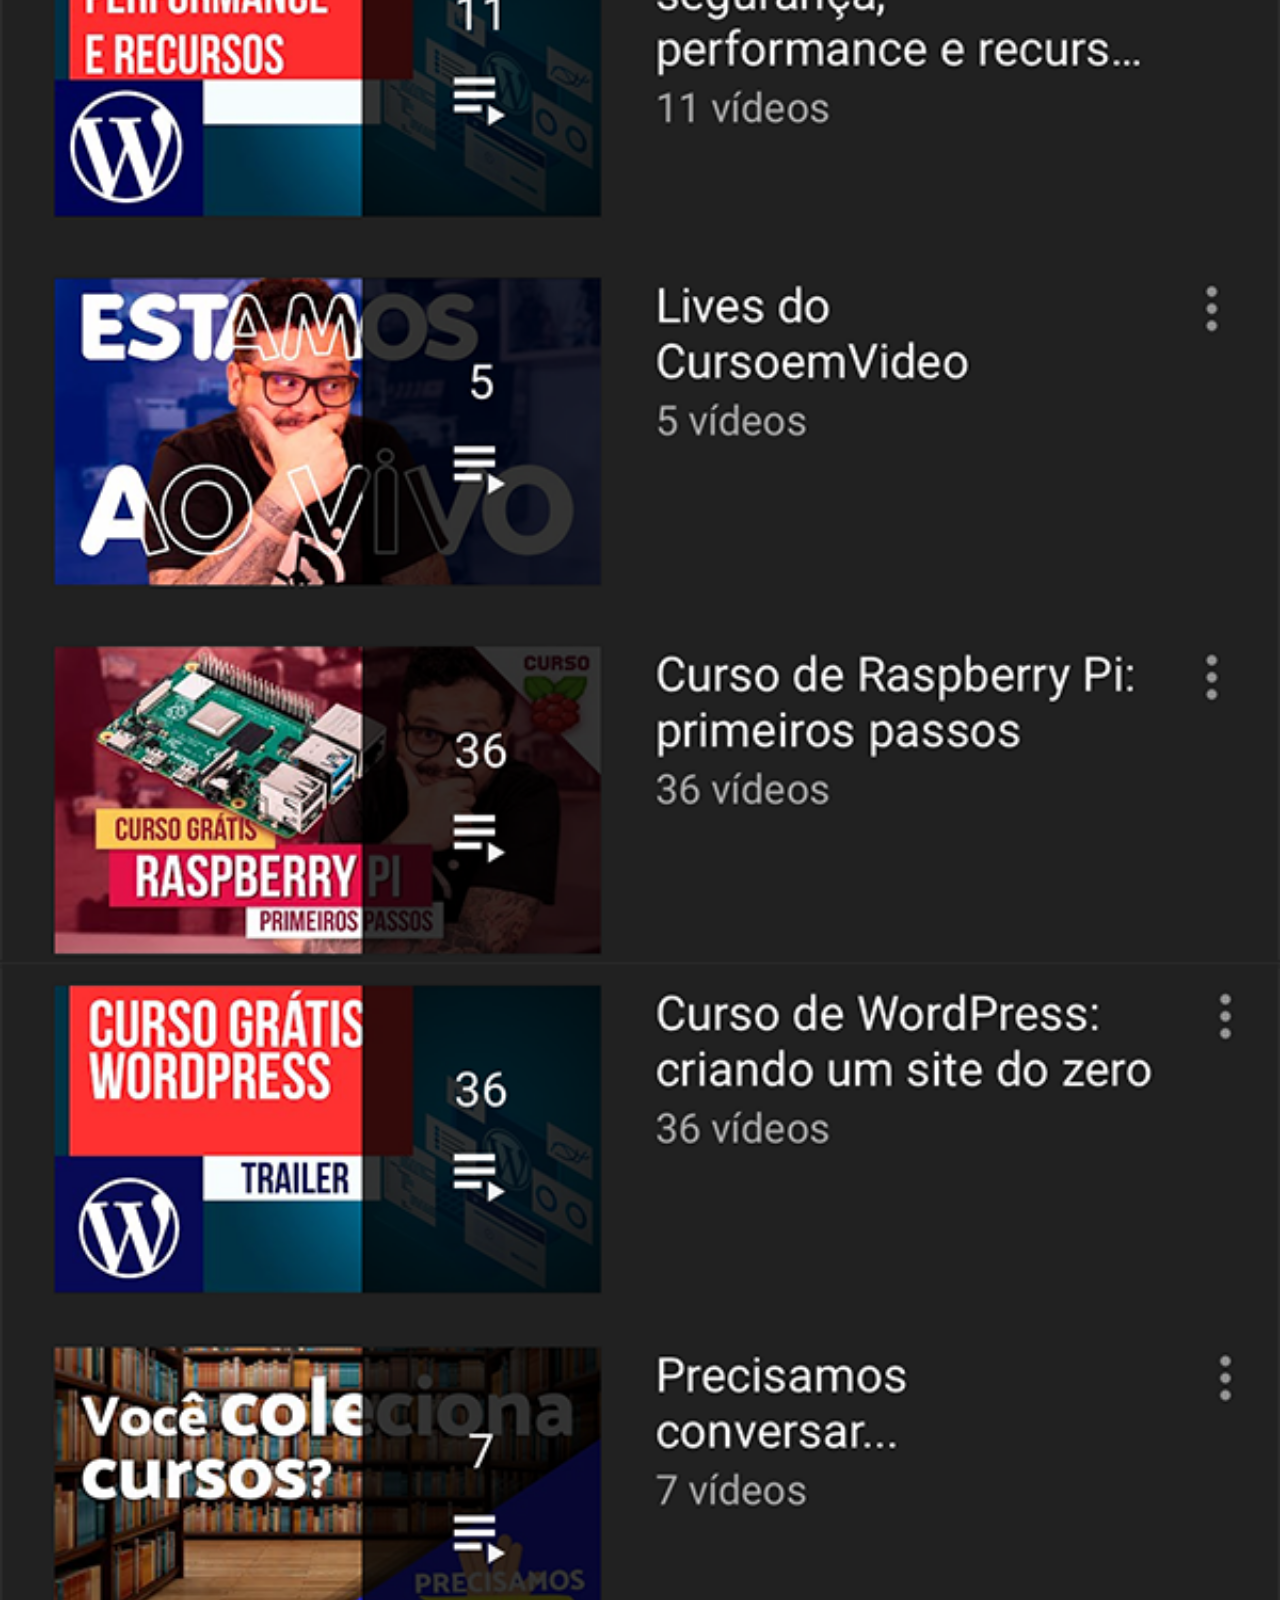
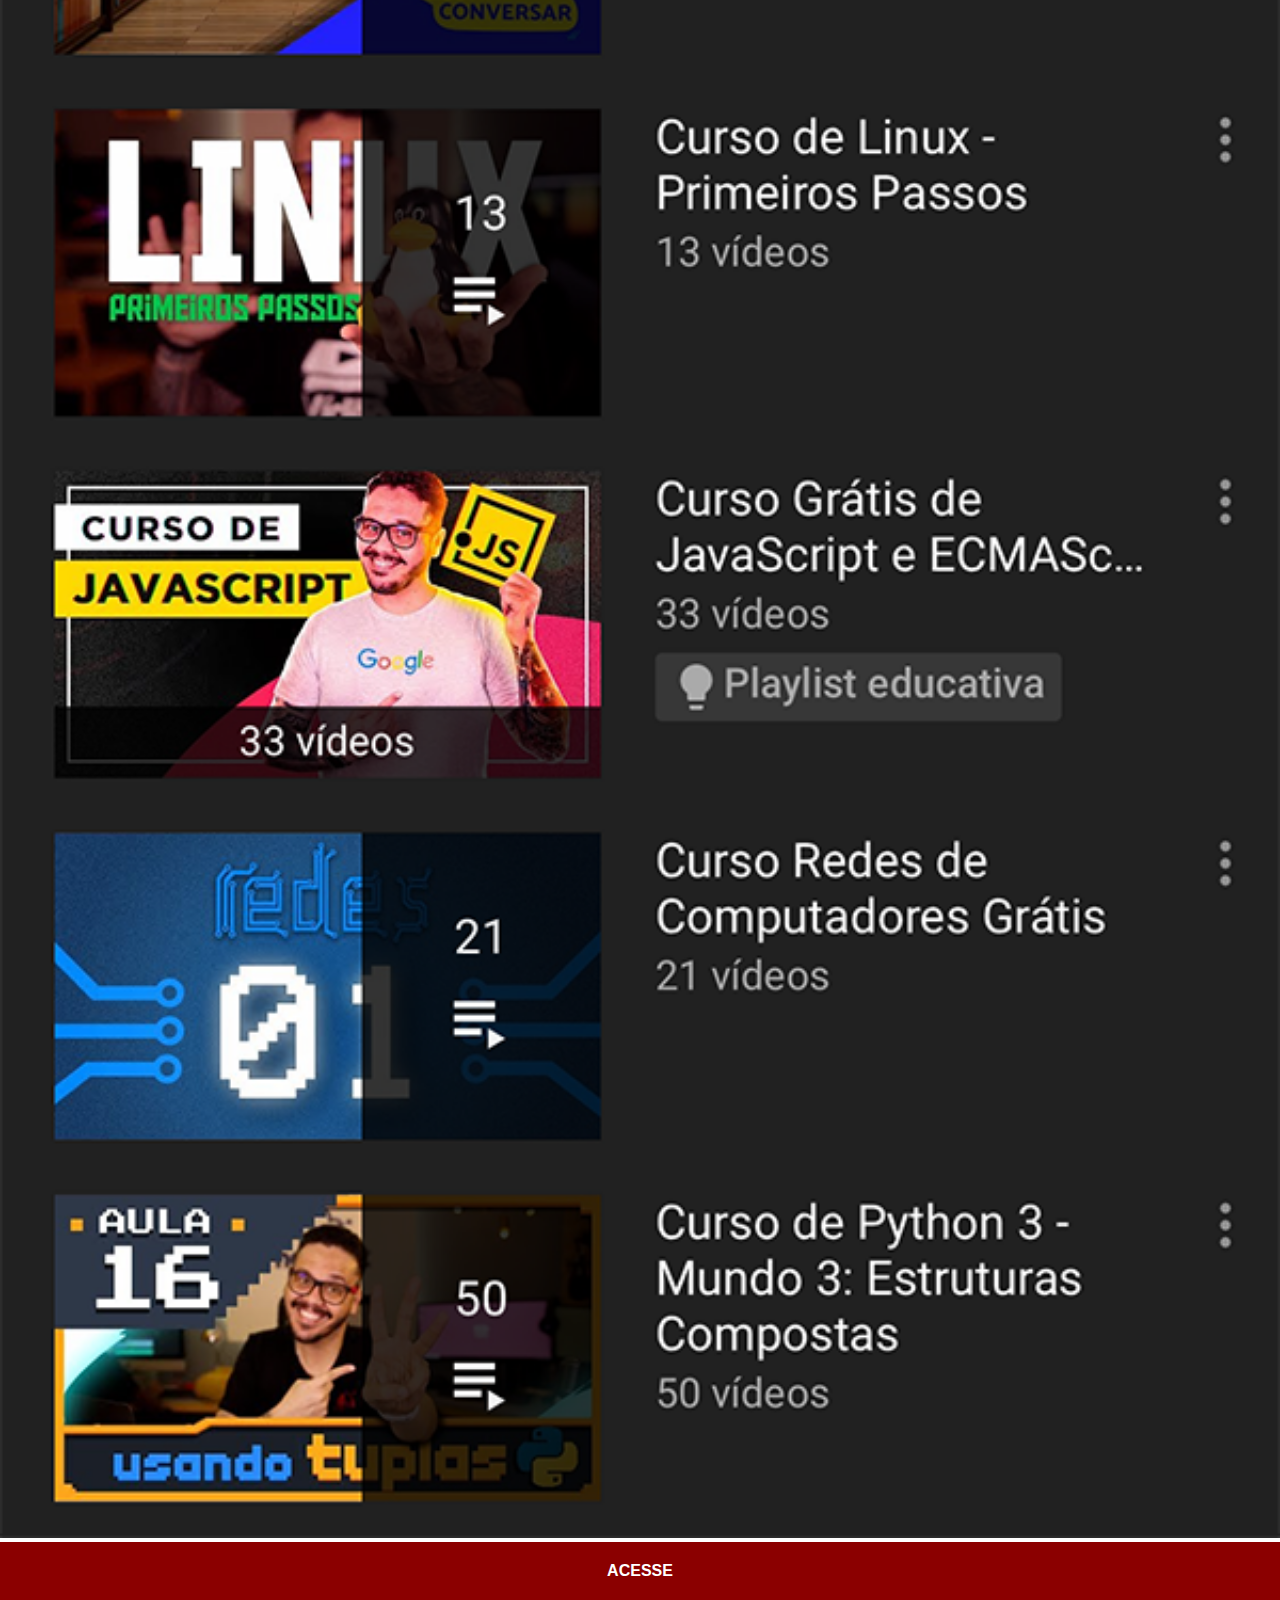
<file: youtube.html>
<!DOCTYPE html>
<html lang="pt">
<head>
    <meta charset="UTF-8">
    <meta http-equiv="X-UA-Compatible" content="IE=edge">
    <meta name="viewport" content="width=device-width, initial-scale=1.0">
    <title>Youtube</title>
    <link rel="stylesheet" href="estilos/social.css">
</head>
<body>
    <img src="imagens/tela-youtube.png" alt="youtube"><a href="https://www.youtube.com/results?search_query=cursoemvideo" target="_blank">ACESSE</a>
</body>
</html>
</file>
<file: estilos/style.css>
@charset "UTF-8";
*{
    margin: 0px;
    padding: 0px;
}
body{
    height: 100vh;
    width: 100vw;
    background: url("../imagens/fundo-madeira.jpg") no-repeat top center;
    background-size: cover;
    background-attachment: fixed;
}
main{
    height: 100vh;
    position: relative;
}
section#telefone{
    position: absolute;
    top: 50%;
    left: 50%;
    transform: translate(-50%, -50%);
    height: 627px;
    width: 311px;
    background: url("../imagens/frame-iphone.png") no-repeat;
}
iframe#tela{
    position: relative;
    top: 80px;
    left: 22px;
    width: 267px;
    height: 472px;
}
section#redes-sociais{
    text-align: right;
}
section#redes-sociais img{
    width: 50px;
    margin: 10px;
    border-radius: 50%;
    box-shadow: 2px 2px 5px rgba(0, 0, 0, 0.400);
    box-sizing: border-box;
}
section#redes-sociais img:hover{
    border: 2px solid rgba(255, 255, 255, 0.637);
    transform: translate(-3px, -3px);
    box-shadow: 5px 5px 10px rgba(0, 0, 0, 0.635);
    transition: transform .2s, border .1s;
}
</file>
<file: estilos/social.css>
@charset "UTF-8";
* {
    margin: 0px;
    padding: 0px;
    font-family: Arial, Helvetica, sans-serif;
}

::-webkit-scrollbar {
    width: 0px;
    height: 0px;
}

img {
    width: 100vw;
}

a {
    display: block;
    background-color: darkred;
    color: white;
    padding: 20px;
    text-align: center;
    font-weight: bolder;
    text-decoration: none;
}

a:hover {
    background-color: red;
}
</file>
